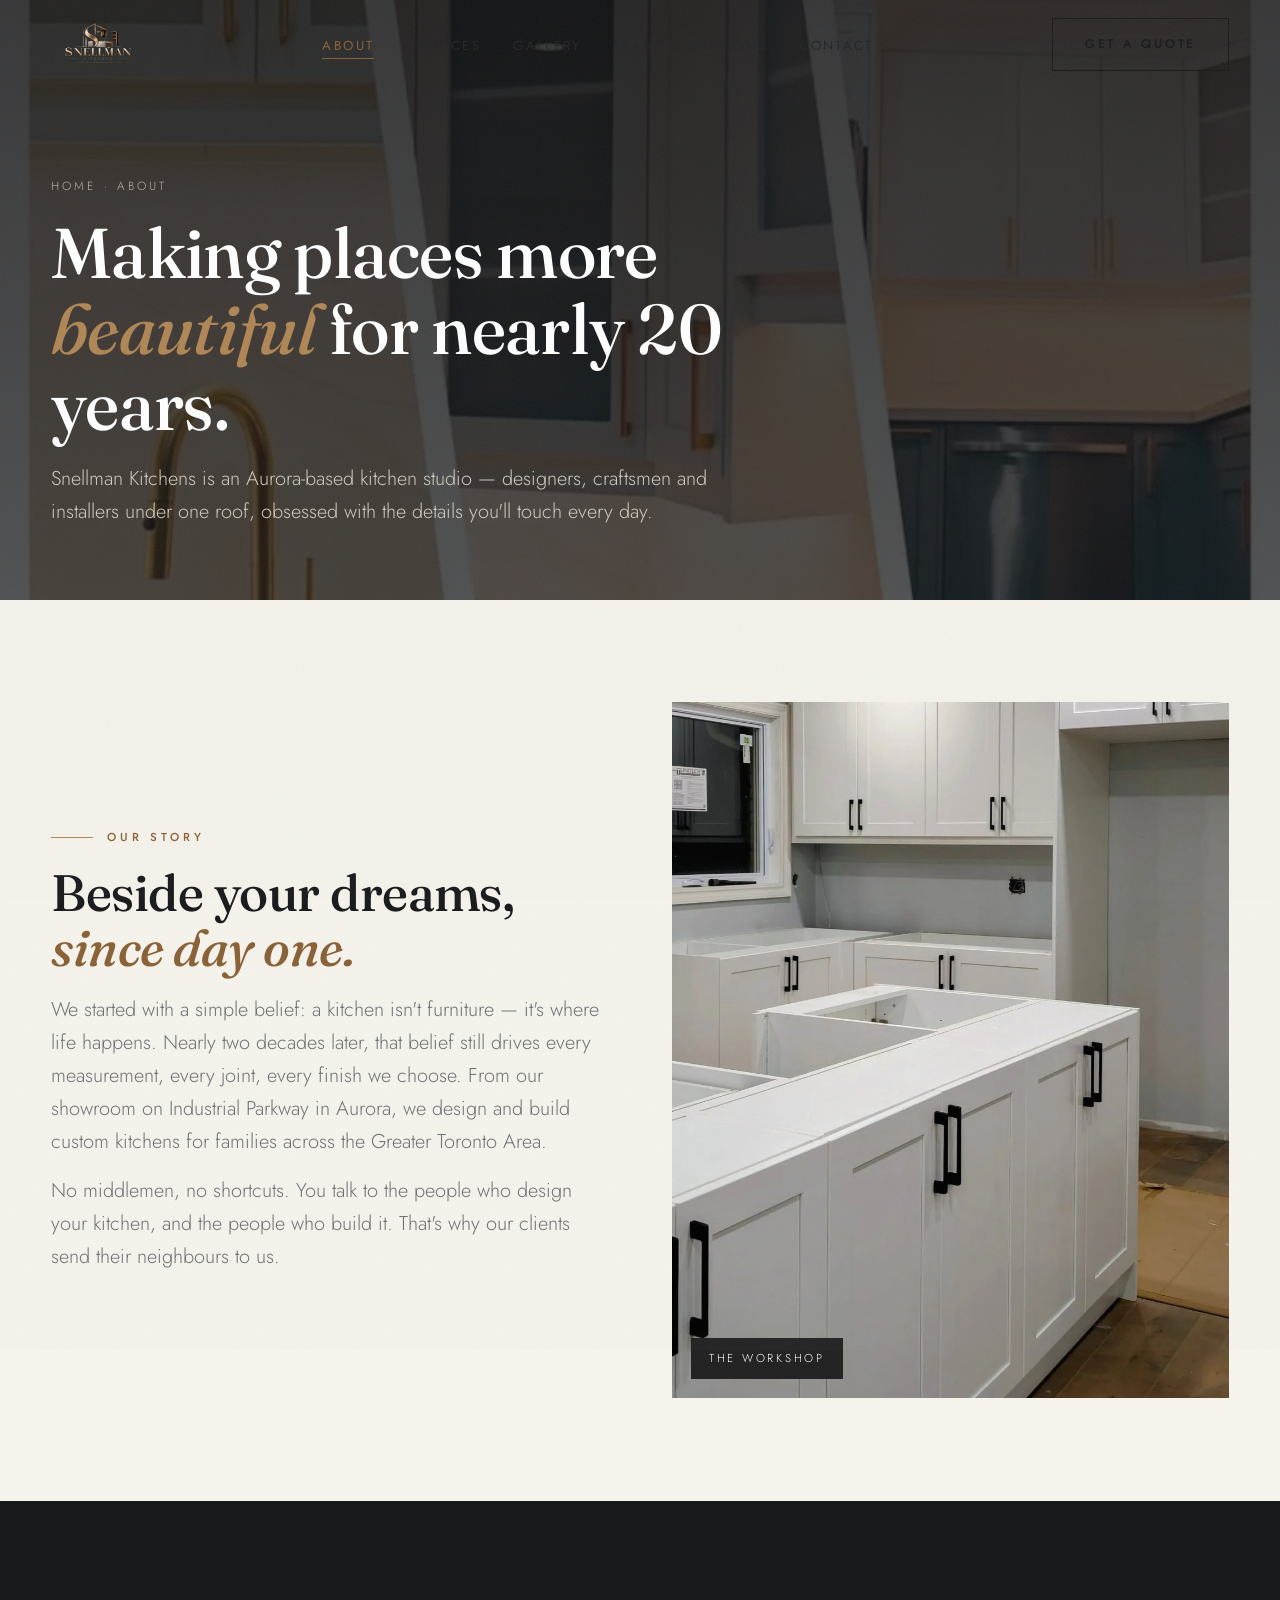
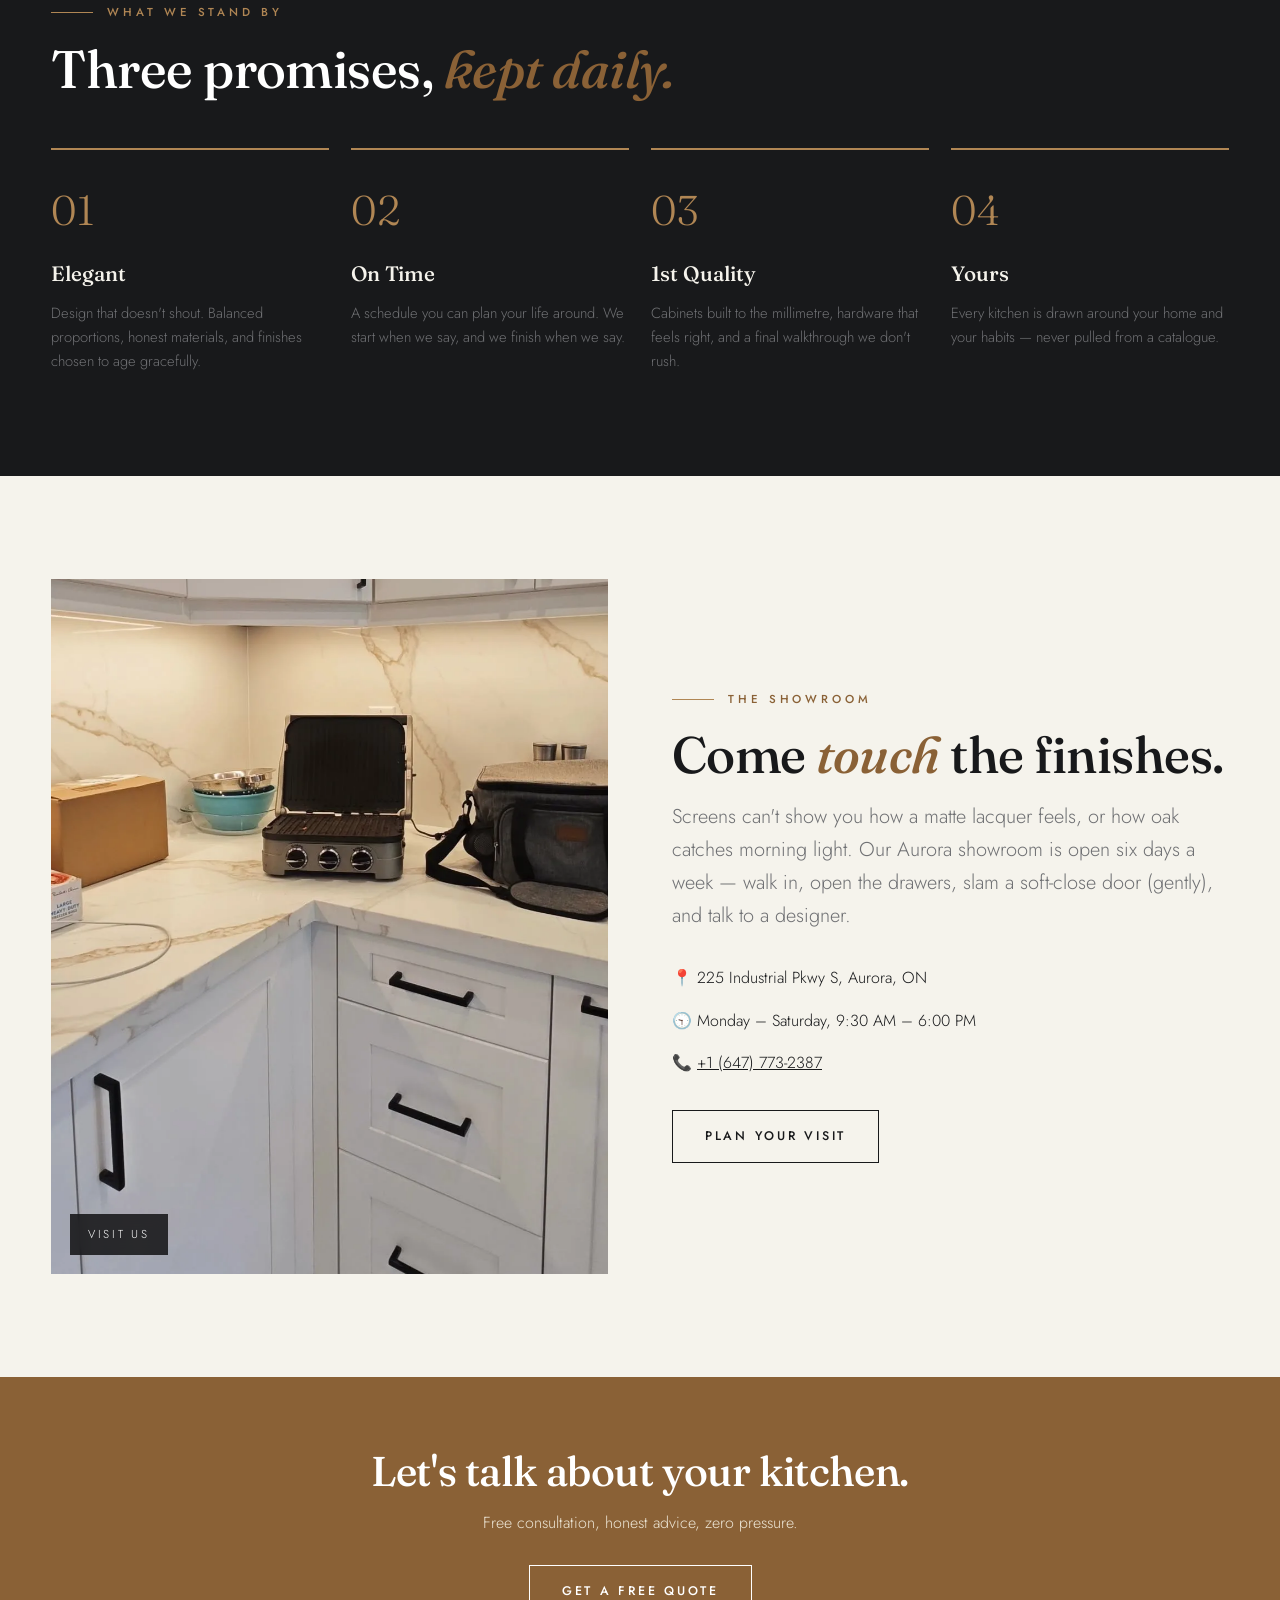
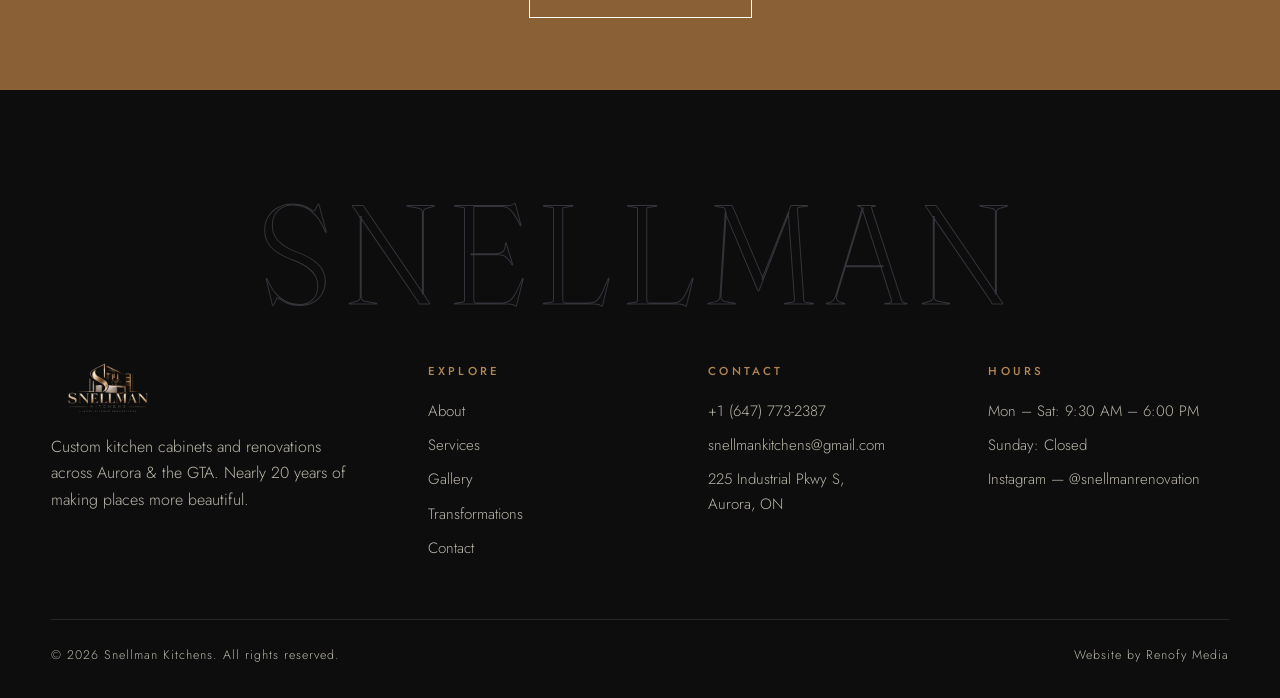
<file: about.html>
<!DOCTYPE html>
<html lang="en">
<head>
<meta charset="UTF-8">
<meta name="viewport" content="width=device-width, initial-scale=1.0">
<title>About | Snellman Kitchens — Aurora, Ontario</title>
<meta name="description" content="Nearly 20 years of custom kitchen craft. Meet Snellman Kitchens — our Aurora showroom, our workshop standards, and the team behind GTA kitchens.">
<link rel="preconnect" href="https://fonts.googleapis.com">
<link rel="preconnect" href="https://fonts.gstatic.com" crossorigin>
<link href="https://fonts.googleapis.com/css2?family=Fraunces:ital,opsz,wght@0,9..144,400;0,9..144,500;0,9..144,600;1,9..144,400;1,9..144,500&family=Jost:wght@300;400;500&display=swap" rel="stylesheet">
<link rel="icon" href="assets/img/favicon.png">
<link rel="stylesheet" href="assets/css/style7.css">
</head>
<body>
<div class="grain"></div>
<div id="cursor"></div>
<div id="wipe"></div>
<div id="loader"><img class="loader-logo" src="assets/img/logo.png" alt="Snellman Kitchens"><div class="bar"><span></span></div></div>

<nav id="nav">
  <div class="wrap nav-inner">
    <a class="brand" href="index.html" aria-label="Snellman Kitchens home"><img src="assets/img/logo.png" alt="Snellman Kitchens"></a>
    <ul class="nav-links">
      <li><a href="about.html" class="active">About</a></li>
      <li><a href="services.html">Services</a></li>
      <li><a href="gallery.html">Gallery</a></li>
      <li><a href="transformations.html">Transformations</a></li>
      <li><a href="contact.html">Contact</a></li>
    </ul>
    <a href="contact.html" class="btn nav-cta magnetic">Get a Quote</a>
    <button id="burger" aria-label="Open menu"><span></span><span></span><span></span></button>
  </div>
</nav>
<div id="mobileMenu">
  <a href="index.html">Home</a><a href="about.html">About</a><a href="services.html">Services</a>
  <a href="gallery.html">Gallery</a><a href="transformations.html">Transformations</a><a href="contact.html">Contact</a>
</div>

<header class="p-hero">
  <div class="bg" style="background-image:url('assets/img/about-hero.webp')"></div><div class="veil"></div>
  <div class="wrap">
    <p class="crumbs"><a href="index.html">Home</a> · About</p>
    <h1>Making places more <em>beautiful</em> for nearly 20 years.</h1>
    <p class="lead">Snellman Kitchens is an Aurora-based kitchen studio — designers, craftsmen and installers under one roof, obsessed with the details you'll touch every day.</p>
  </div>
</header>

<section class="sec"><div class="wrap">
  <div class="split">
    <div class="rv">
      <p class="eyebrow">Our story</p>
      <h2 style="font-size:clamp(2rem,4.4vw,3.2rem);margin-bottom:1.1rem">Beside your dreams, <em style="font-style:italic;color:var(--oak-deep)">since day one.</em></h2>
      <p class="lead">We started with a simple belief: a kitchen isn't furniture — it's where life happens. Nearly two decades later, that belief still drives every measurement, every joint, every finish we choose. From our showroom on Industrial Parkway in Aurora, we design and build custom kitchens for families across the Greater Toronto Area.</p>
      <p class="lead" style="margin-top:1rem">No middlemen, no shortcuts. You talk to the people who design your kitchen, and the people who build it. That's why our clients send their neighbours to us.</p>
    </div>
    <div class="ph rv rv-d1"><img data-plx src="assets/img/about-story.webp" alt="Snellman Kitchens craftsman at work"><span class="tag">The Workshop</span></div>
  </div>
</div></section>

<section class="band sec"><div class="wrap">
  <div class="sec-head rv"><p class="eyebrow">What we stand by</p><h2>Three promises, <em>kept daily.</em></h2></div>
  <div class="steps">
    <div class="step rv"><h4>Elegant</h4><p>Design that doesn't shout. Balanced proportions, honest materials, and finishes chosen to age gracefully.</p></div>
    <div class="step rv rv-d1"><h4>On Time</h4><p>A schedule you can plan your life around. We start when we say, and we finish when we say.</p></div>
    <div class="step rv rv-d2"><h4>1st Quality</h4><p>Cabinets built to the millimetre, hardware that feels right, and a final walkthrough we don't rush.</p></div>
    <div class="step rv rv-d3"><h4>Yours</h4><p>Every kitchen is drawn around your home and your habits — never pulled from a catalogue.</p></div>
  </div>
</div></section>

<section class="sec"><div class="wrap">
  <div class="split">
    <div class="ph rv"><img data-plx src="assets/img/about-showroom.webp" alt="Snellman Kitchens Aurora showroom"><span class="tag">Visit Us</span></div>
    <div class="rv rv-d1">
      <p class="eyebrow">The showroom</p>
      <h2 style="font-size:clamp(2rem,4.4vw,3.2rem);margin-bottom:1.1rem">Come <em style="font-style:italic;color:var(--oak-deep)">touch</em> the finishes.</h2>
      <p class="lead">Screens can't show you how a matte lacquer feels, or how oak catches morning light. Our Aurora showroom is open six days a week — walk in, open the drawers, slam a soft-close door (gently), and talk to a designer.</p>
      <ul style="list-style:none;margin:1.6rem 0">
        <li style="padding:.5rem 0">📍 225 Industrial Pkwy S, Aurora, ON</li>
        <li style="padding:.5rem 0">🕤 Monday – Saturday, 9:30 AM – 6:00 PM</li>
        <li style="padding:.5rem 0">📞 <a href="tel:+16477732387" style="text-decoration:underline">+1 (647) 773-2387</a></li>
      </ul>
      <a href="contact.html" class="btn magnetic">Plan Your Visit</a>
    </div>
  </div>
</div></section>

<div class="cta-band rv"><div class="wrap">
  <h3>Let's talk about your kitchen.</h3>
  <p>Free consultation, honest advice, zero pressure.</p>
  <a href="contact.html" class="btn magnetic">Get a Free Quote</a>
</div></div>

<footer><div class="wrap">
  <div class="giant" aria-hidden="true">SNELLMAN</div>
  <div class="foot-grid">
    <div><div class="foot-brand"><img src="assets/img/logo.png" alt="Snellman Kitchens"></div><p style="max-width:34ch">Custom kitchen cabinets and renovations across Aurora &amp; the GTA. Nearly 20 years of making places more beautiful.</p></div>
    <div><h5>Explore</h5><ul><li><a href="about.html">About</a></li><li><a href="services.html">Services</a></li><li><a href="gallery.html">Gallery</a></li><li><a href="transformations.html">Transformations</a></li><li><a href="contact.html">Contact</a></li></ul></div>
    <div><h5>Contact</h5><ul><li><a href="tel:+16477732387">+1 (647) 773-2387</a></li><li><a href="mailto:snellmankitchens@gmail.com">snellmankitchens@gmail.com</a></li><li>225 Industrial Pkwy S,<br>Aurora, ON</li></ul></div>
    <div><h5>Hours</h5><ul><li>Mon – Sat: 9:30 AM – 6:00 PM</li><li>Sunday: Closed</li><li><a href="https://www.instagram.com/snellmanrenovation/" target="_blank" rel="noopener">Instagram — @snellmanrenovation</a></li></ul></div>
  </div>
  <div class="foot-base"><span>© <span id="yr">2026</span> Snellman Kitchens. All rights reserved.</span><span>Website by Renofy Media</span></div>
</div></footer>
<script src="assets/js/main.v3.js"></script>
</body>
</html>
</file>
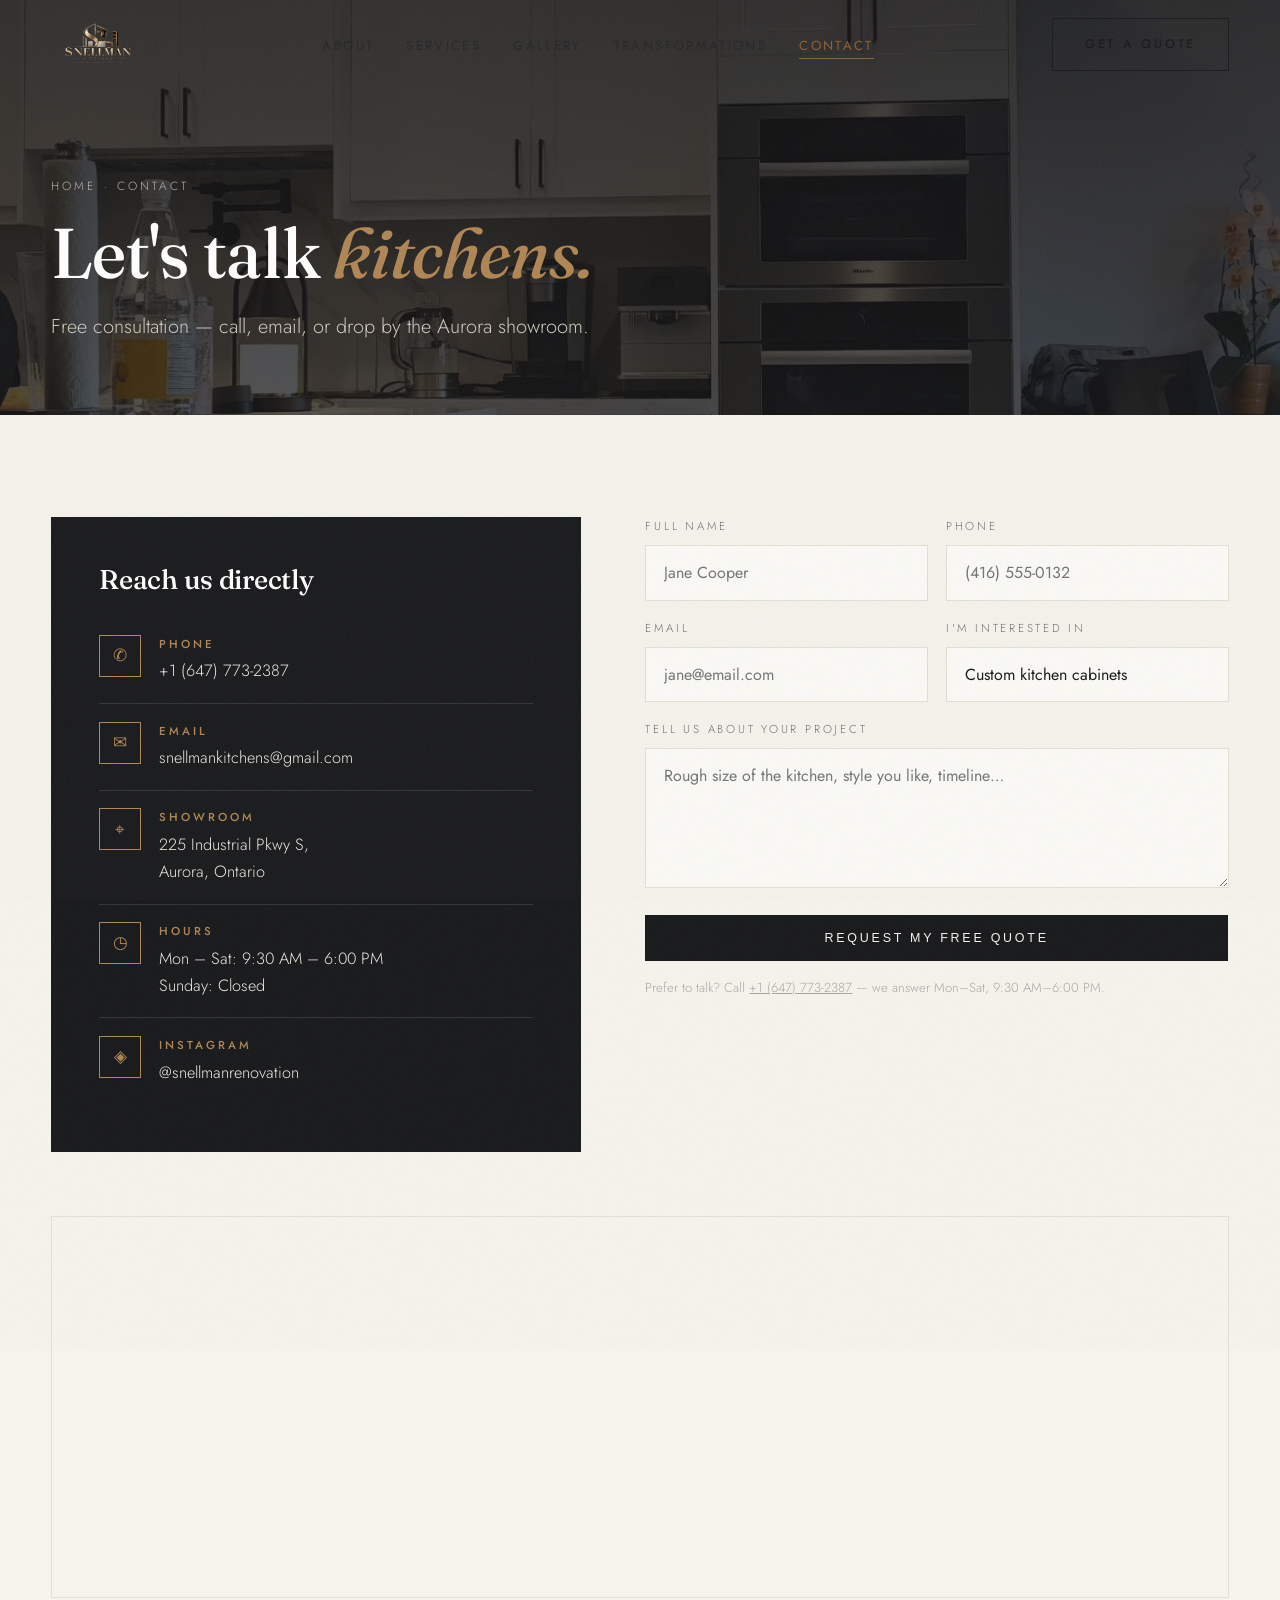
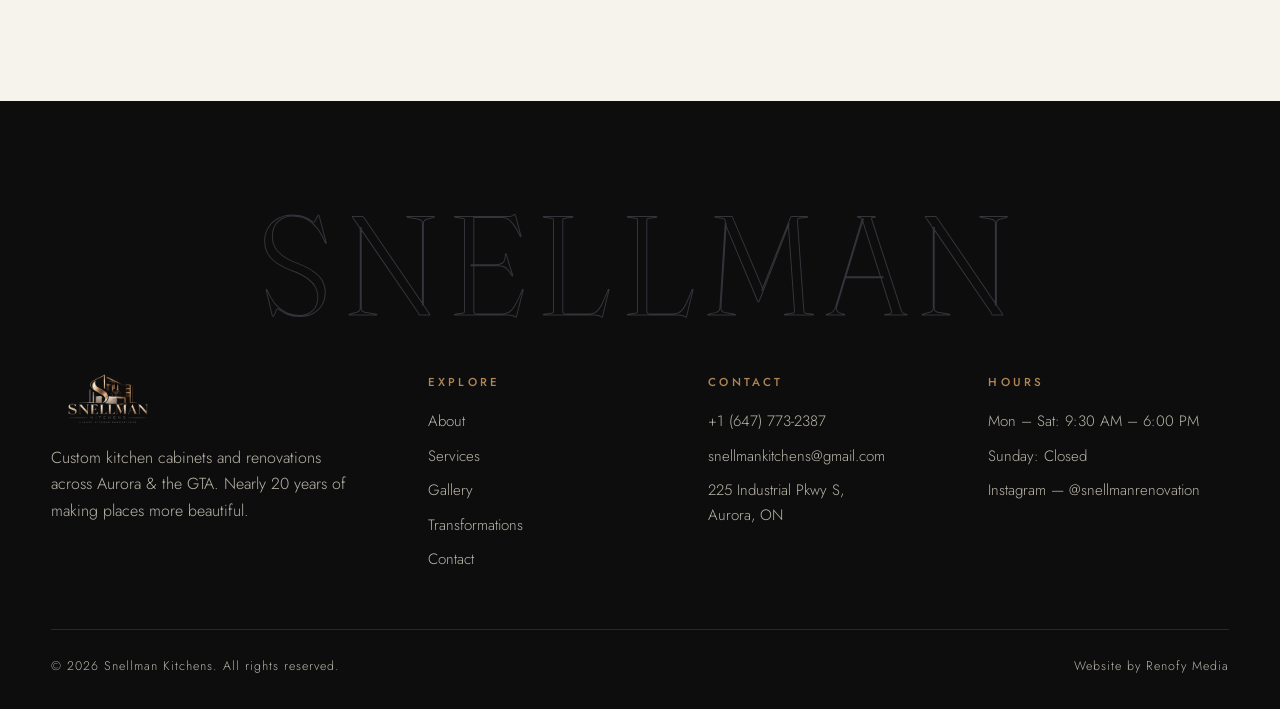
<file: contact.html>
<!DOCTYPE html>
<html lang="en">
<head>
<meta charset="UTF-8">
<meta name="viewport" content="width=device-width, initial-scale=1.0">
<title>Contact | Snellman Kitchens — Free Quote in Aurora &amp; the GTA</title>
<meta name="description" content="Get a free quote from Snellman Kitchens. Call +1 (647) 773-2387, email snellmankitchens@gmail.com, or visit our Aurora showroom Mon–Sat 9:30–6.">
<link rel="preconnect" href="https://fonts.googleapis.com">
<link rel="preconnect" href="https://fonts.gstatic.com" crossorigin>
<link href="https://fonts.googleapis.com/css2?family=Fraunces:ital,opsz,wght@0,9..144,400;0,9..144,500;0,9..144,600;1,9..144,400;1,9..144,500&family=Jost:wght@300;400;500&display=swap" rel="stylesheet">
<link rel="icon" href="assets/img/favicon.png">
<link rel="stylesheet" href="assets/css/style7.css">
</head>
<body>
<div class="grain"></div>
<div id="cursor"></div>
<div id="wipe"></div>
<div id="loader"><img class="loader-logo" src="assets/img/logo.png" alt="Snellman Kitchens"><div class="bar"><span></span></div></div>

<nav id="nav">
  <div class="wrap nav-inner">
    <a class="brand" href="index.html" aria-label="Snellman Kitchens home"><img src="assets/img/logo.png" alt="Snellman Kitchens"></a>
    <ul class="nav-links">
      <li><a href="about.html">About</a></li>
      <li><a href="services.html">Services</a></li>
      <li><a href="gallery.html">Gallery</a></li>
      <li><a href="transformations.html">Transformations</a></li>
      <li><a href="contact.html" class="active">Contact</a></li>
    </ul>
    <a href="contact.html" class="btn nav-cta magnetic">Get a Quote</a>
    <button id="burger" aria-label="Open menu"><span></span><span></span><span></span></button>
  </div>
</nav>
<div id="mobileMenu">
  <a href="index.html">Home</a><a href="about.html">About</a><a href="services.html">Services</a>
  <a href="gallery.html">Gallery</a><a href="transformations.html">Transformations</a><a href="contact.html">Contact</a>
</div>

<header class="p-hero">
  <div class="bg" style="background-image:url('assets/img/contact-hero.webp')"></div><div class="veil"></div>
  <div class="wrap">
    <p class="crumbs"><a href="index.html">Home</a> · Contact</p>
    <h1>Let's talk <em>kitchens.</em></h1>
    <p class="lead">Free consultation — call, email, or drop by the Aurora showroom.</p>
  </div>
</header>

<section class="sec"><div class="wrap">
  <div class="contact-grid">
    <div class="info-card rv">
      <h3>Reach us directly</h3>
      <div class="info-row"><div class="ic">✆</div><div><b>Phone</b><a href="tel:+16477732387">+1 (647) 773-2387</a></div></div>
      <div class="info-row"><div class="ic">✉</div><div><b>Email</b><a href="mailto:snellmankitchens@gmail.com">snellmankitchens@gmail.com</a></div></div>
      <div class="info-row"><div class="ic">⌖</div><div><b>Showroom</b><span class="v">225 Industrial Pkwy S,<br>Aurora, Ontario</span></div></div>
      <div class="info-row"><div class="ic">◷</div><div><b>Hours</b><span class="v">Mon – Sat: 9:30 AM – 6:00 PM<br>Sunday: Closed</span></div></div>
      <div class="info-row"><div class="ic">◈</div><div><b>Instagram</b><a href="https://www.instagram.com/snellmanrenovation/" target="_blank" rel="noopener">@snellmanrenovation</a></div></div>
    </div>
    <form class="quote rv rv-d1" id="quoteForm">
      <div class="frow">
        <div class="field"><label for="qname">Full name</label><input id="qname" name="name" type="text" required placeholder="Jane Cooper"></div>
        <div class="field"><label for="qphone">Phone</label><input id="qphone" name="phone" type="tel" required placeholder="(416) 555-0132"></div>
      </div>
      <div class="frow">
        <div class="field"><label for="qemail">Email</label><input id="qemail" name="email" type="email" required placeholder="jane@email.com"></div>
        <div class="field"><label for="qservice">I'm interested in</label><select id="qservice" name="service"><option>Custom kitchen cabinets</option><option>Full kitchen renovation</option><option>Design consultation</option><option>Bath vanity / sliding doors</option><option>Something else</option></select></div>
      </div>
      <div class="field"><label for="qmsg">Tell us about your project</label><textarea id="qmsg" name="message" placeholder="Rough size of the kitchen, style you like, timeline…"></textarea></div>
      <button type="submit" class="btn solid magnetic" style="width:100%;justify-content:center">Request My Free Quote</button>
      <div id="formMsg" role="status"></div>
      <p class="form-note">Prefer to talk? Call <a href="tel:+16477732387" style="text-decoration:underline">+1 (647) 773-2387</a> — we answer Mon–Sat, 9:30 AM–6:00 PM.</p>
    </form>
  </div>
  <div class="map rv">
    <iframe title="Snellman Kitchens location map" loading="lazy" referrerpolicy="no-referrer-when-downgrade"
      src="https://www.google.com/maps?q=225+Industrial+Pkwy+S,+Aurora,+ON&output=embed"></iframe>
  </div>
</div></section>

<footer><div class="wrap">
  <div class="giant" aria-hidden="true">SNELLMAN</div>
  <div class="foot-grid">
    <div><div class="foot-brand"><img src="assets/img/logo.png" alt="Snellman Kitchens"></div><p style="max-width:34ch">Custom kitchen cabinets and renovations across Aurora &amp; the GTA. Nearly 20 years of making places more beautiful.</p></div>
    <div><h5>Explore</h5><ul><li><a href="about.html">About</a></li><li><a href="services.html">Services</a></li><li><a href="gallery.html">Gallery</a></li><li><a href="transformations.html">Transformations</a></li><li><a href="contact.html">Contact</a></li></ul></div>
    <div><h5>Contact</h5><ul><li><a href="tel:+16477732387">+1 (647) 773-2387</a></li><li><a href="mailto:snellmankitchens@gmail.com">snellmankitchens@gmail.com</a></li><li>225 Industrial Pkwy S,<br>Aurora, ON</li></ul></div>
    <div><h5>Hours</h5><ul><li>Mon – Sat: 9:30 AM – 6:00 PM</li><li>Sunday: Closed</li><li><a href="https://www.instagram.com/snellmanrenovation/" target="_blank" rel="noopener">Instagram — @snellmanrenovation</a></li></ul></div>
  </div>
  <div class="foot-base"><span>© <span id="yr">2026</span> Snellman Kitchens. All rights reserved.</span><span>Website by Renofy Media</span></div>
</div></footer>
<script src="assets/js/main.v3.js"></script>
</body>
</html>
</file>
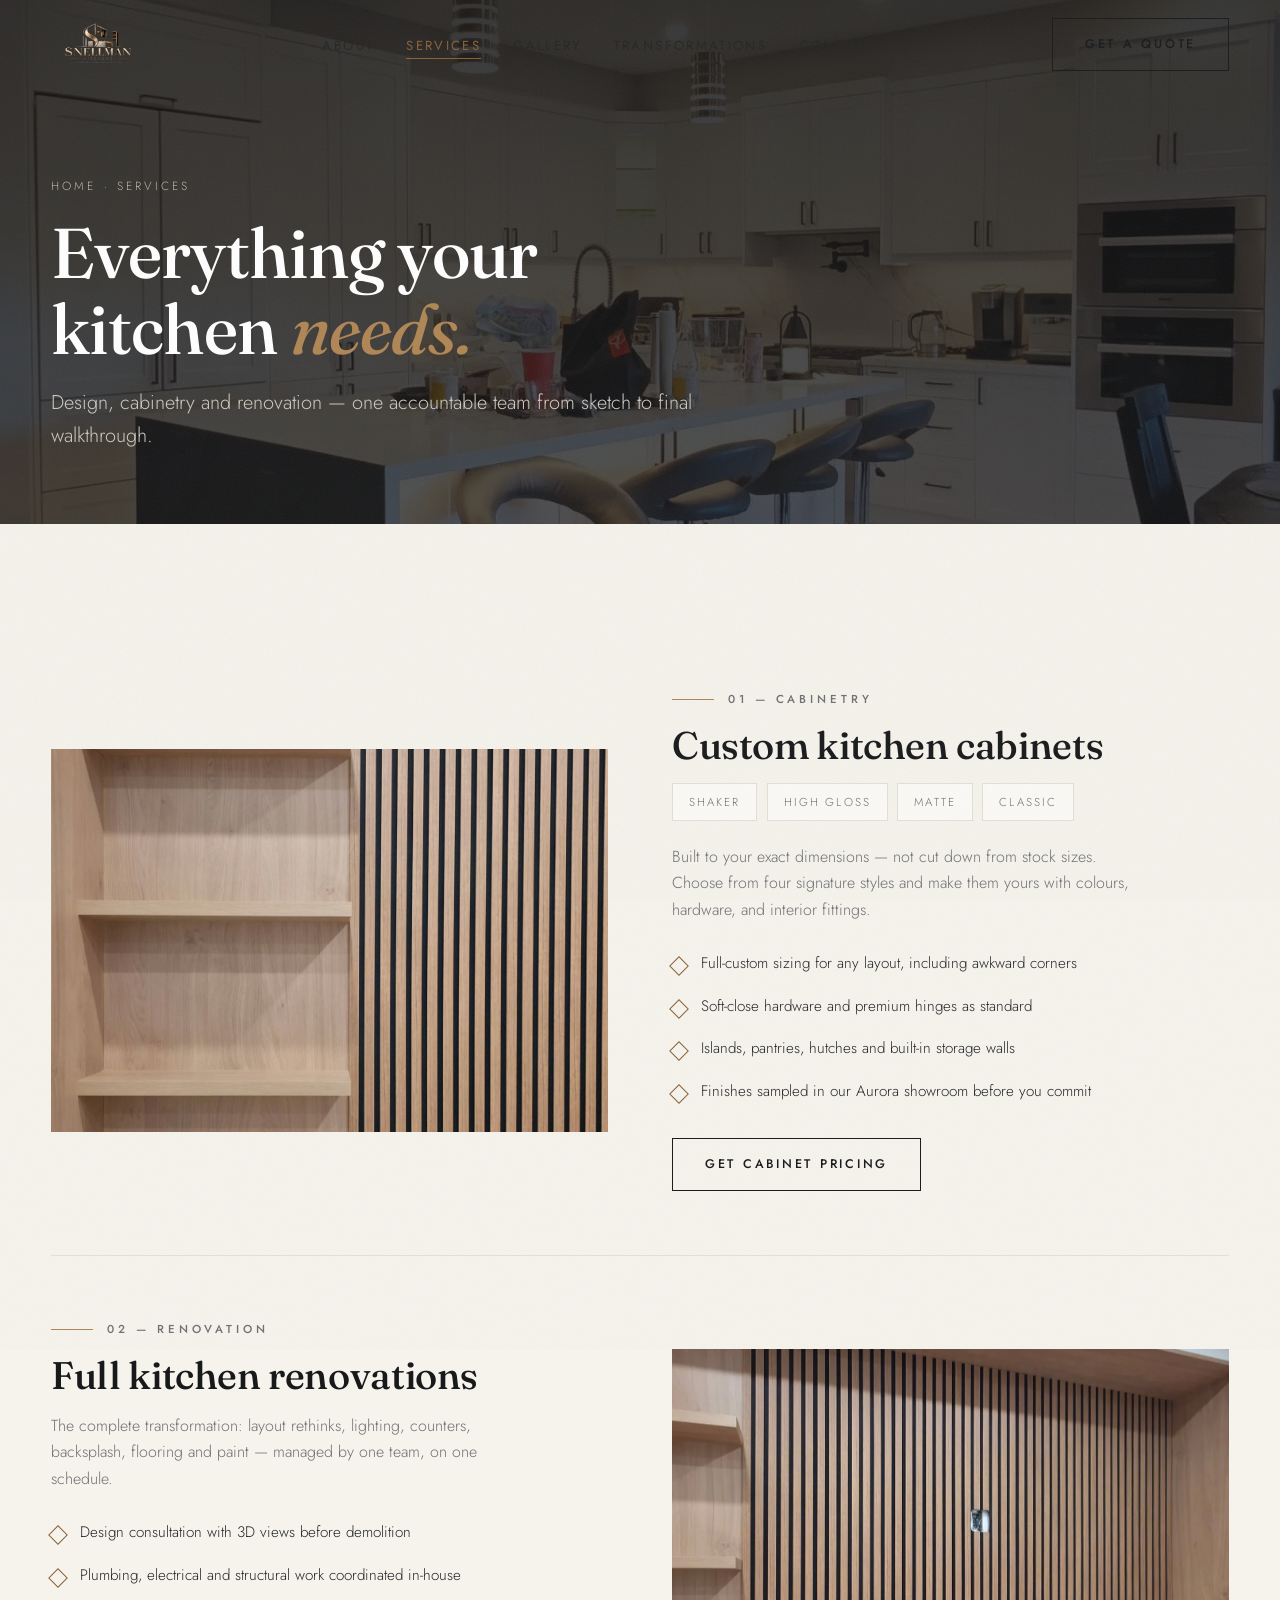
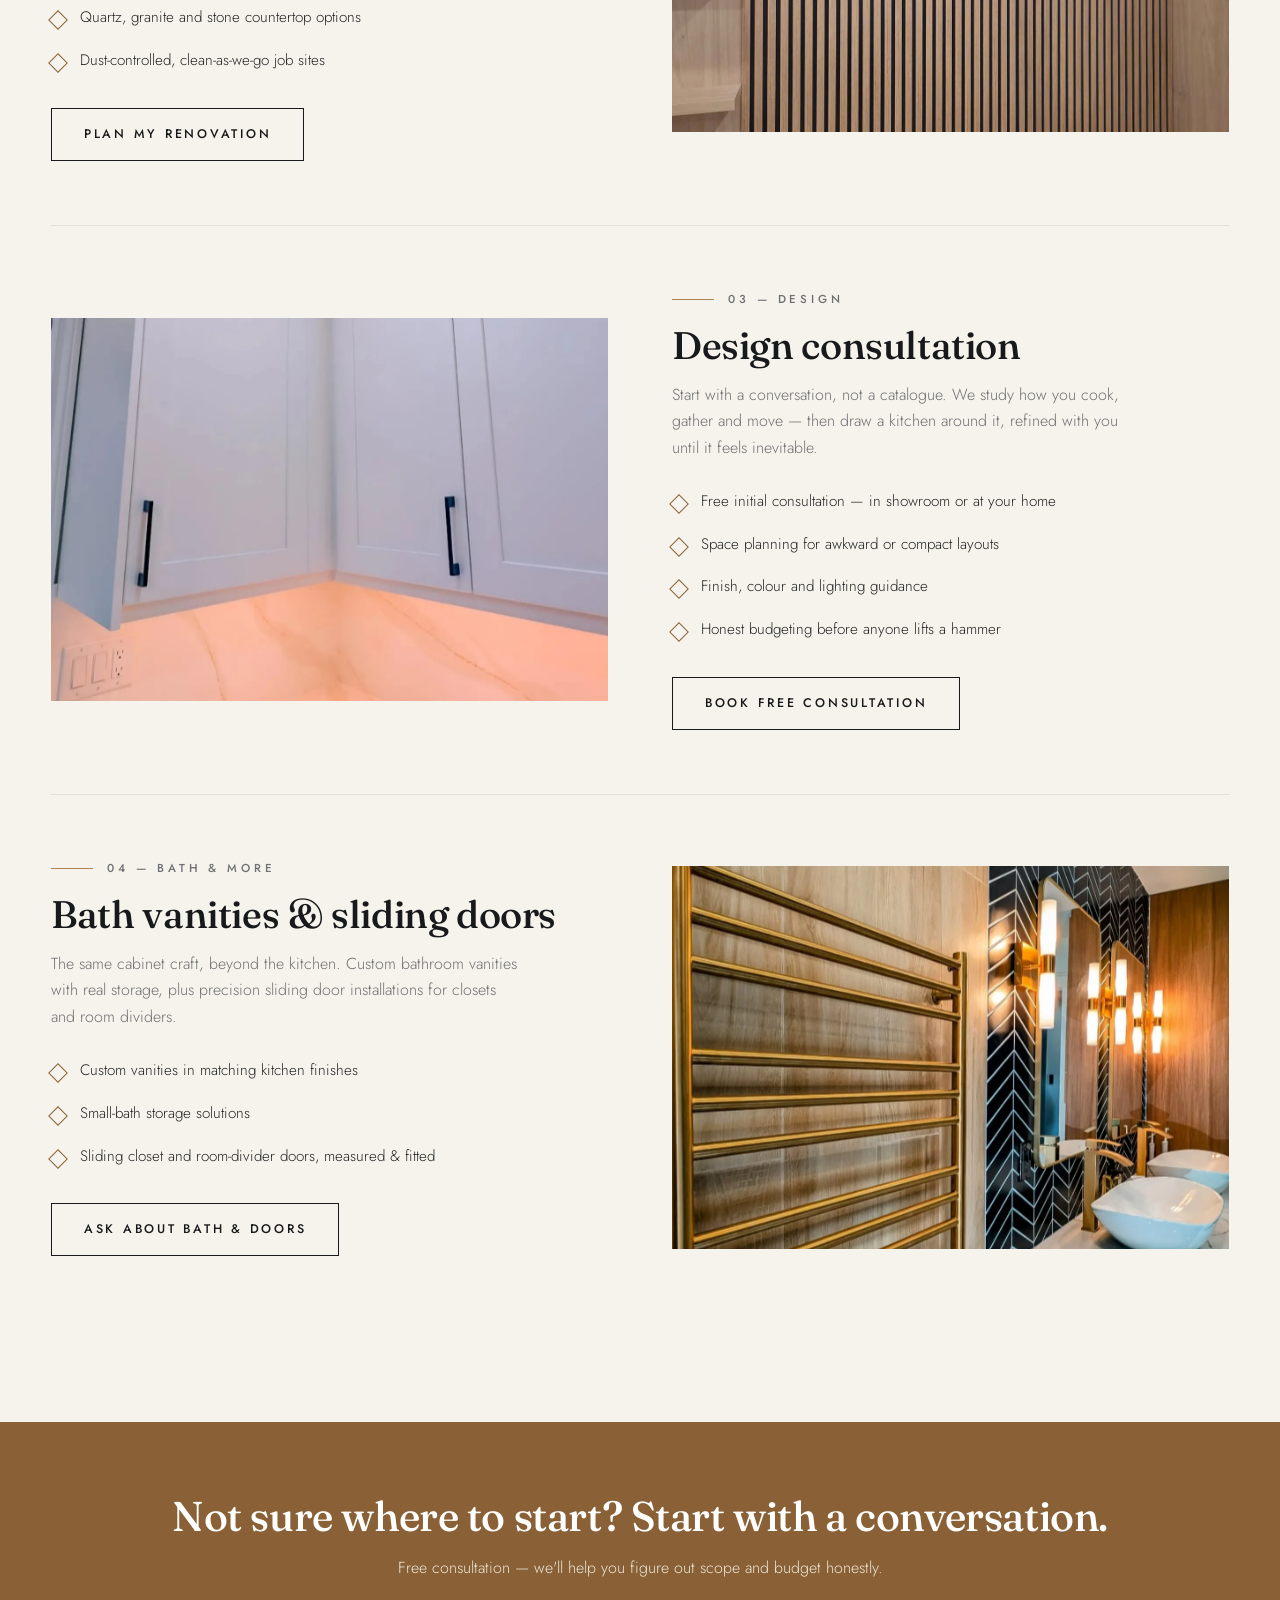
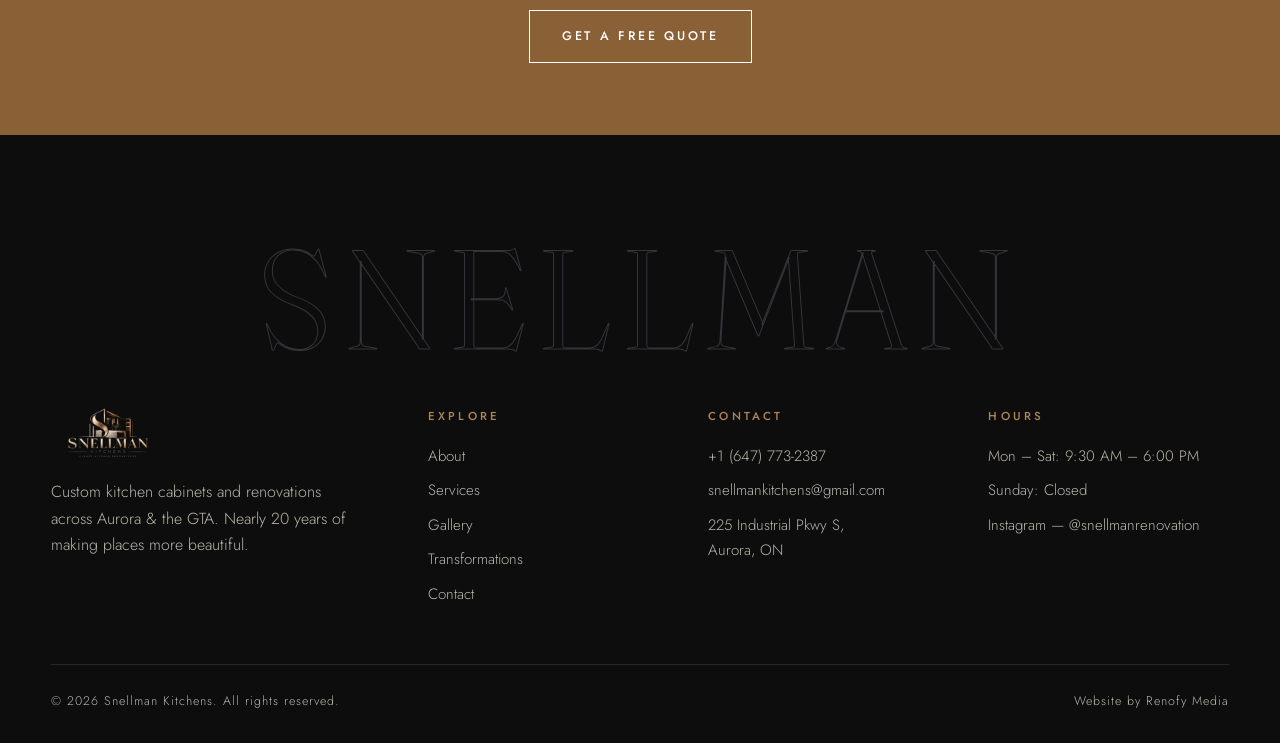
<file: services.html>
<!DOCTYPE html>
<html lang="en">
<head>
<meta charset="UTF-8">
<meta name="viewport" content="width=device-width, initial-scale=1.0">
<title>Services | Snellman Kitchens — Custom Cabinets &amp; Renovation</title>
<meta name="description" content="Custom kitchen cabinets (shaker, high gloss, matte, classic), full kitchen renovations, bath vanities and sliding door installation across Aurora & the GTA.">
<link rel="preconnect" href="https://fonts.googleapis.com">
<link rel="preconnect" href="https://fonts.gstatic.com" crossorigin>
<link href="https://fonts.googleapis.com/css2?family=Fraunces:ital,opsz,wght@0,9..144,400;0,9..144,500;0,9..144,600;1,9..144,400;1,9..144,500&family=Jost:wght@300;400;500&display=swap" rel="stylesheet">
<link rel="icon" href="assets/img/favicon.png">
<link rel="stylesheet" href="assets/css/style7.css">
</head>
<body>
<div class="grain"></div>
<div id="cursor"></div>
<div id="wipe"></div>
<div id="loader"><img class="loader-logo" src="assets/img/logo.png" alt="Snellman Kitchens"><div class="bar"><span></span></div></div>

<nav id="nav">
  <div class="wrap nav-inner">
    <a class="brand" href="index.html" aria-label="Snellman Kitchens home"><img src="assets/img/logo.png" alt="Snellman Kitchens"></a>
    <ul class="nav-links">
      <li><a href="about.html">About</a></li>
      <li><a href="services.html" class="active">Services</a></li>
      <li><a href="gallery.html">Gallery</a></li>
      <li><a href="transformations.html">Transformations</a></li>
      <li><a href="contact.html">Contact</a></li>
    </ul>
    <a href="contact.html" class="btn nav-cta magnetic">Get a Quote</a>
    <button id="burger" aria-label="Open menu"><span></span><span></span><span></span></button>
  </div>
</nav>
<div id="mobileMenu">
  <a href="index.html">Home</a><a href="about.html">About</a><a href="services.html">Services</a>
  <a href="gallery.html">Gallery</a><a href="transformations.html">Transformations</a><a href="contact.html">Contact</a>
</div>

<header class="p-hero">
  <div class="bg" style="background-image:url('assets/img/services-hero.webp')"></div><div class="veil"></div>
  <div class="wrap">
    <p class="crumbs"><a href="index.html">Home</a> · Services</p>
    <h1>Everything your kitchen <em>needs.</em></h1>
    <p class="lead">Design, cabinetry and renovation — one accountable team from sketch to final walkthrough.</p>
  </div>
</header>

<section class="sec"><div class="wrap">

  <div class="feat rv" id="cabinets">
    <div class="ph"><img data-plx src="assets/img/svc-cabinets.webp" alt="Custom shaker kitchen cabinets" loading="lazy"></div>
    <div>
      <p class="eyebrow">01 — Cabinetry</p>
      <h3>Custom kitchen cabinets</h3>
      <div class="chiprow"><span class="chip">Shaker</span><span class="chip">High Gloss</span><span class="chip">Matte</span><span class="chip">Classic</span></div>
      <p>Built to your exact dimensions — not cut down from stock sizes. Choose from four signature styles and make them yours with colours, hardware, and interior fittings.</p>
      <ul>
        <li>Full-custom sizing for any layout, including awkward corners</li>
        <li>Soft-close hardware and premium hinges as standard</li>
        <li>Islands, pantries, hutches and built-in storage walls</li>
        <li>Finishes sampled in our Aurora showroom before you commit</li>
      </ul>
      <a href="contact.html" class="btn magnetic">Get Cabinet Pricing</a>
    </div>
  </div>

  <div class="feat flip rv" id="renovation">
    <div class="ph"><img data-plx src="assets/img/svc-reno.webp" alt="Full kitchen renovation" loading="lazy"></div>
    <div>
      <p class="eyebrow">02 — Renovation</p>
      <h3>Full kitchen renovations</h3>
      <p>The complete transformation: layout rethinks, lighting, counters, backsplash, flooring and paint — managed by one team, on one schedule.</p>
      <ul>
        <li>Design consultation with 3D views before demolition</li>
        <li>Plumbing, electrical and structural work coordinated in-house</li>
        <li>Quartz, granite and stone countertop options</li>
        <li>Dust-controlled, clean-as-we-go job sites</li>
      </ul>
      <a href="contact.html" class="btn magnetic">Plan My Renovation</a>
    </div>
  </div>

  <div class="feat rv" id="design">
    <div class="ph"><img data-plx src="assets/img/svc-design.webp" alt="Kitchen design consultation" loading="lazy"></div>
    <div>
      <p class="eyebrow">03 — Design</p>
      <h3>Design consultation</h3>
      <p>Start with a conversation, not a catalogue. We study how you cook, gather and move — then draw a kitchen around it, refined with you until it feels inevitable.</p>
      <ul>
        <li>Free initial consultation — in showroom or at your home</li>
        <li>Space planning for awkward or compact layouts</li>
        <li>Finish, colour and lighting guidance</li>
        <li>Honest budgeting before anyone lifts a hammer</li>
      </ul>
      <a href="contact.html" class="btn magnetic">Book Free Consultation</a>
    </div>
  </div>

  <div class="feat flip rv" id="bath">
    <div class="ph"><img data-plx src="assets/img/svc-bath.webp" alt="Bathroom vanity and sliding doors" loading="lazy"></div>
    <div>
      <p class="eyebrow">04 — Bath &amp; More</p>
      <h3>Bath vanities &amp; sliding doors</h3>
      <p>The same cabinet craft, beyond the kitchen. Custom bathroom vanities with real storage, plus precision sliding door installations for closets and room dividers.</p>
      <ul>
        <li>Custom vanities in matching kitchen finishes</li>
        <li>Small-bath storage solutions</li>
        <li>Sliding closet and room-divider doors, measured &amp; fitted</li>
      </ul>
      <a href="contact.html" class="btn magnetic">Ask About Bath &amp; Doors</a>
    </div>
  </div>

</div></section>

<div class="cta-band rv"><div class="wrap">
  <h3>Not sure where to start? Start with a conversation.</h3>
  <p>Free consultation — we'll help you figure out scope and budget honestly.</p>
  <a href="contact.html" class="btn magnetic">Get a Free Quote</a>
</div></div>

<footer><div class="wrap">
  <div class="giant" aria-hidden="true">SNELLMAN</div>
  <div class="foot-grid">
    <div><div class="foot-brand"><img src="assets/img/logo.png" alt="Snellman Kitchens"></div><p style="max-width:34ch">Custom kitchen cabinets and renovations across Aurora &amp; the GTA. Nearly 20 years of making places more beautiful.</p></div>
    <div><h5>Explore</h5><ul><li><a href="about.html">About</a></li><li><a href="services.html">Services</a></li><li><a href="gallery.html">Gallery</a></li><li><a href="transformations.html">Transformations</a></li><li><a href="contact.html">Contact</a></li></ul></div>
    <div><h5>Contact</h5><ul><li><a href="tel:+16477732387">+1 (647) 773-2387</a></li><li><a href="mailto:snellmankitchens@gmail.com">snellmankitchens@gmail.com</a></li><li>225 Industrial Pkwy S,<br>Aurora, ON</li></ul></div>
    <div><h5>Hours</h5><ul><li>Mon – Sat: 9:30 AM – 6:00 PM</li><li>Sunday: Closed</li><li><a href="https://www.instagram.com/snellmanrenovation/" target="_blank" rel="noopener">Instagram — @snellmanrenovation</a></li></ul></div>
  </div>
  <div class="foot-base"><span>© <span id="yr">2026</span> Snellman Kitchens. All rights reserved.</span><span>Website by Renofy Media</span></div>
</div></footer>
<script src="assets/js/main.v3.js"></script>
</body>
</html>
</file>
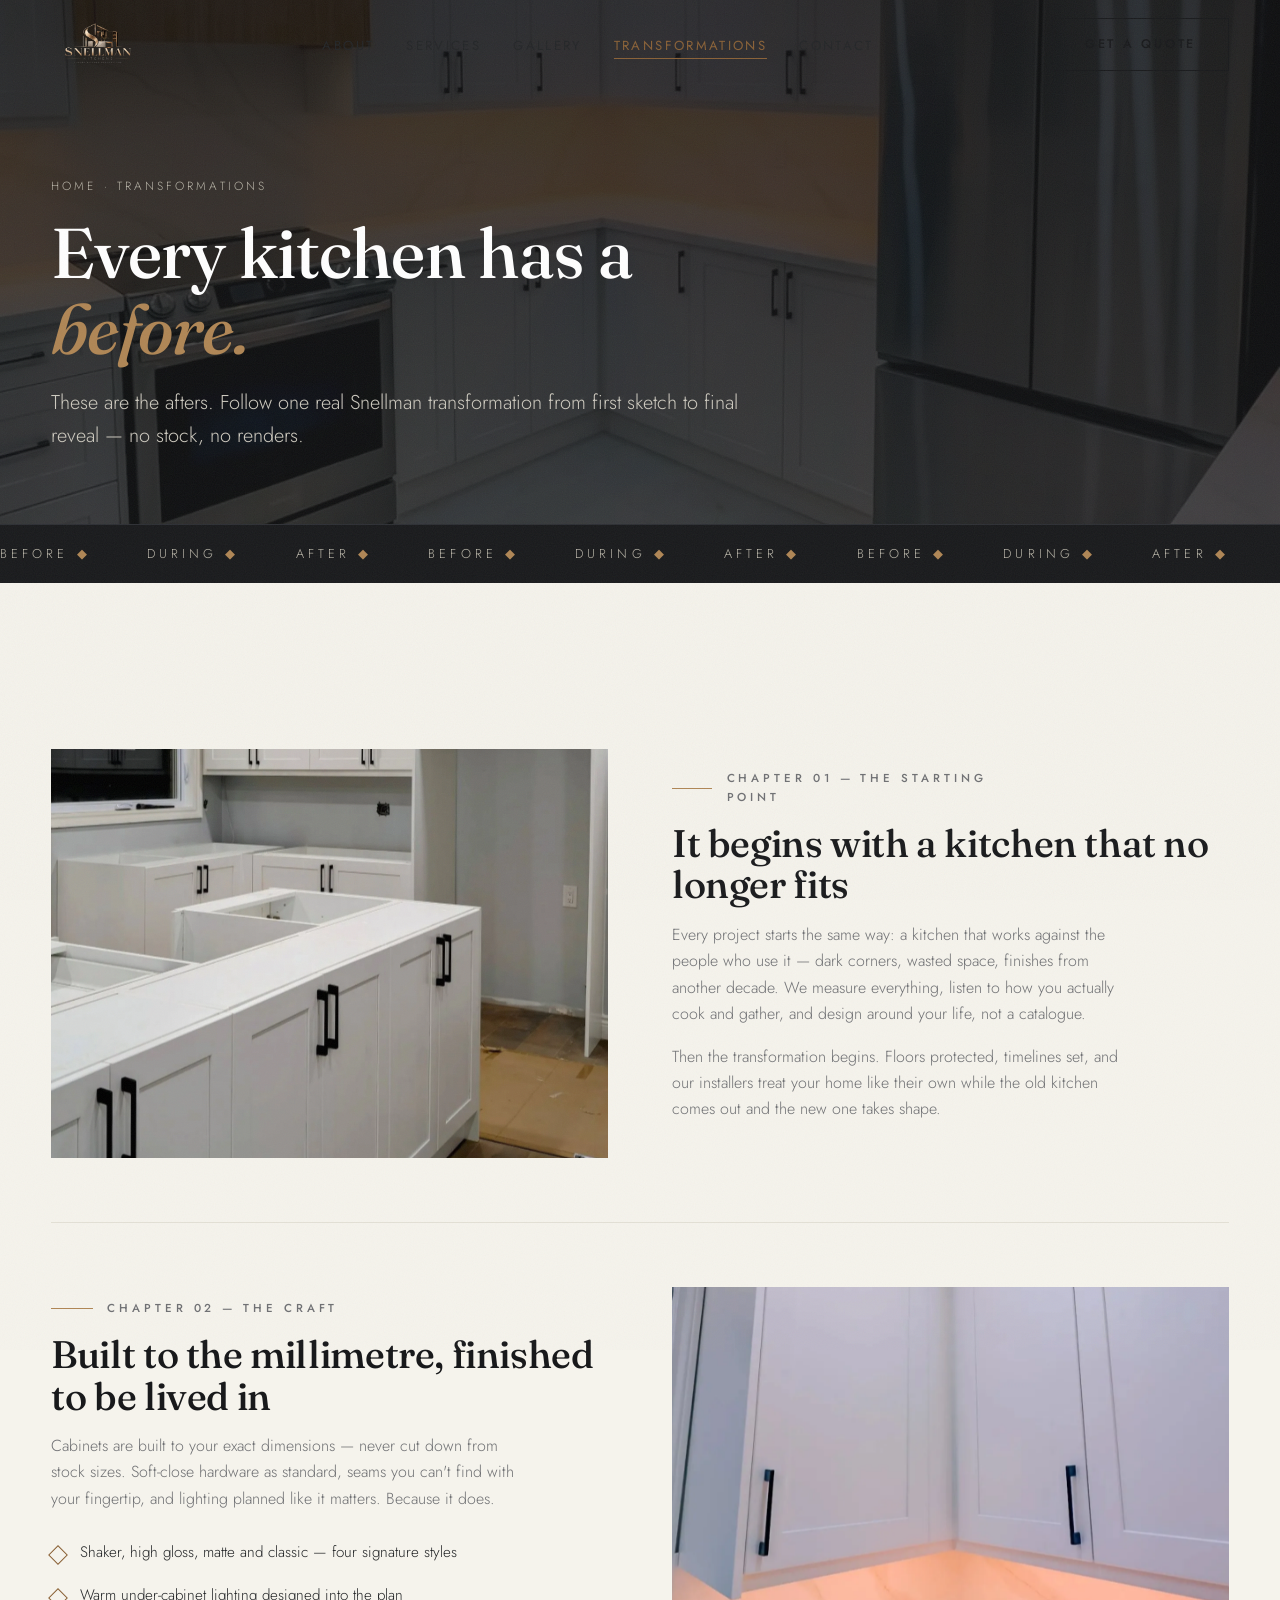
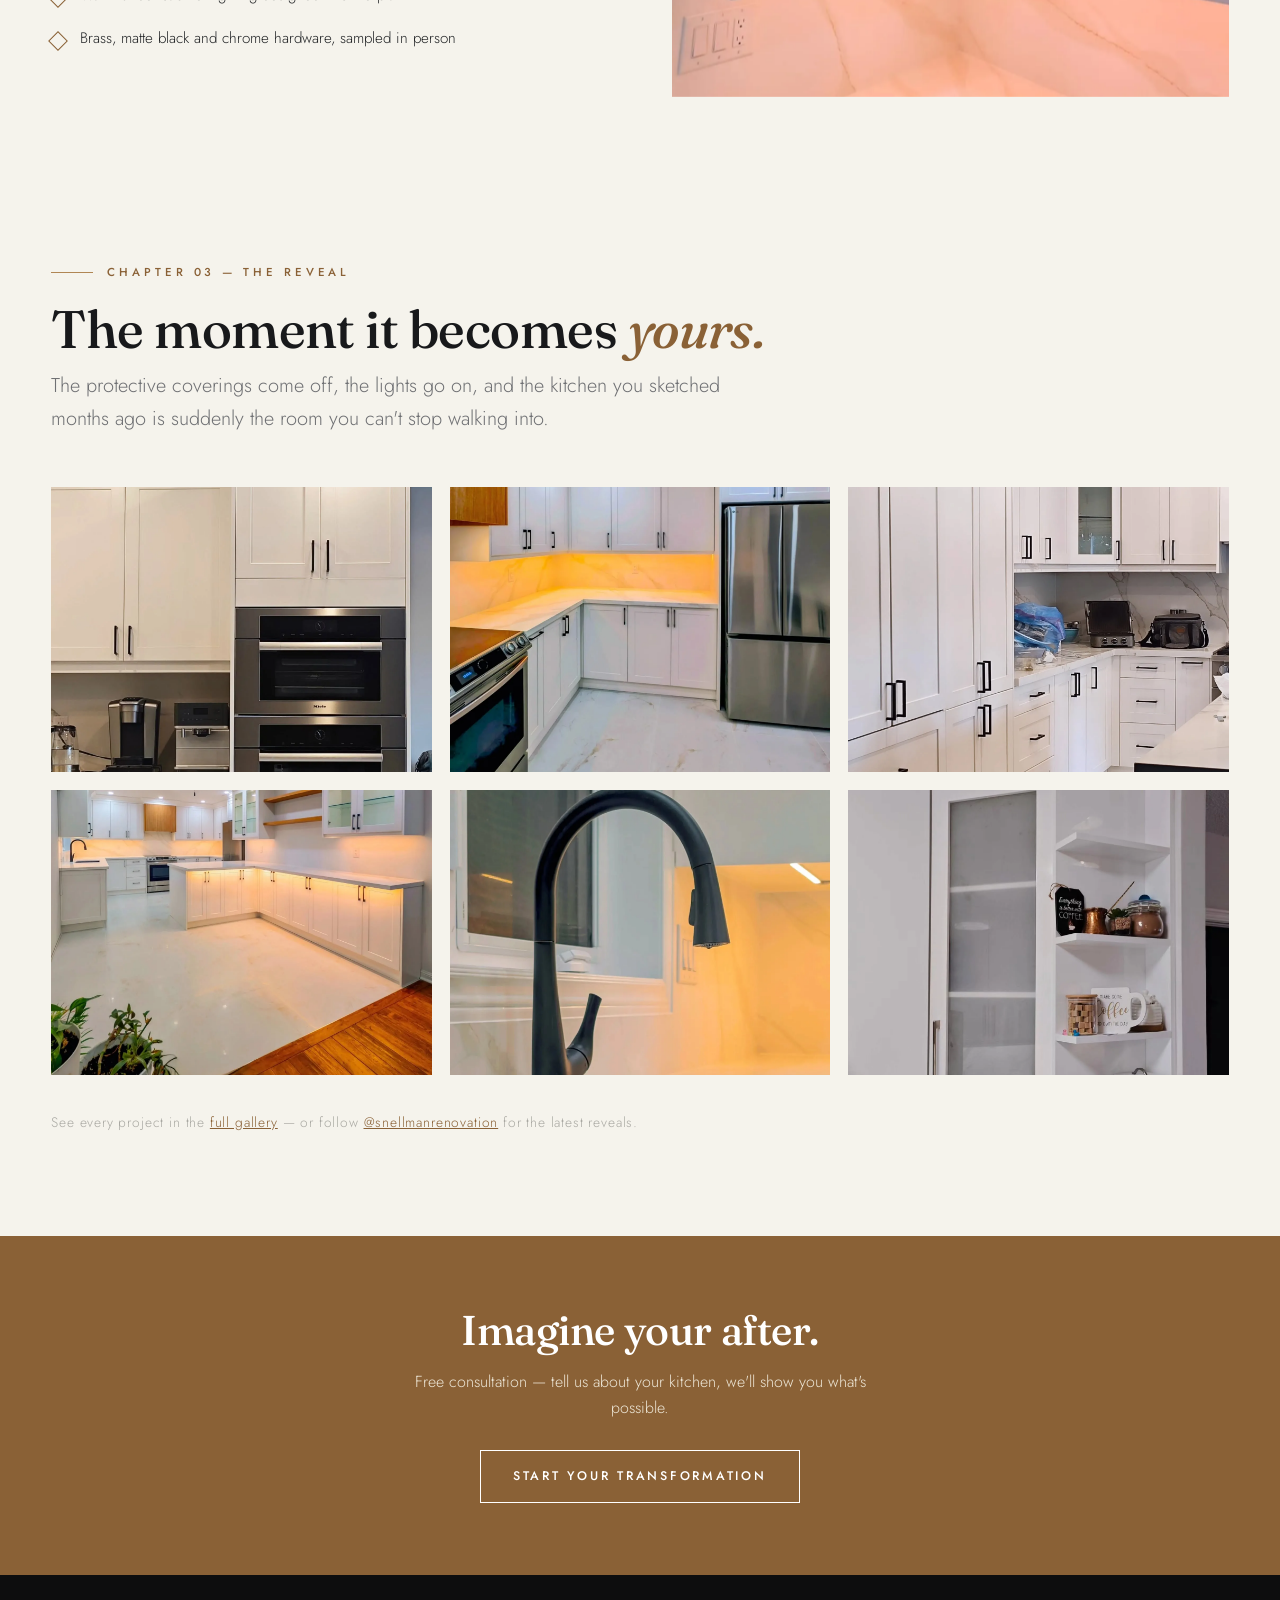
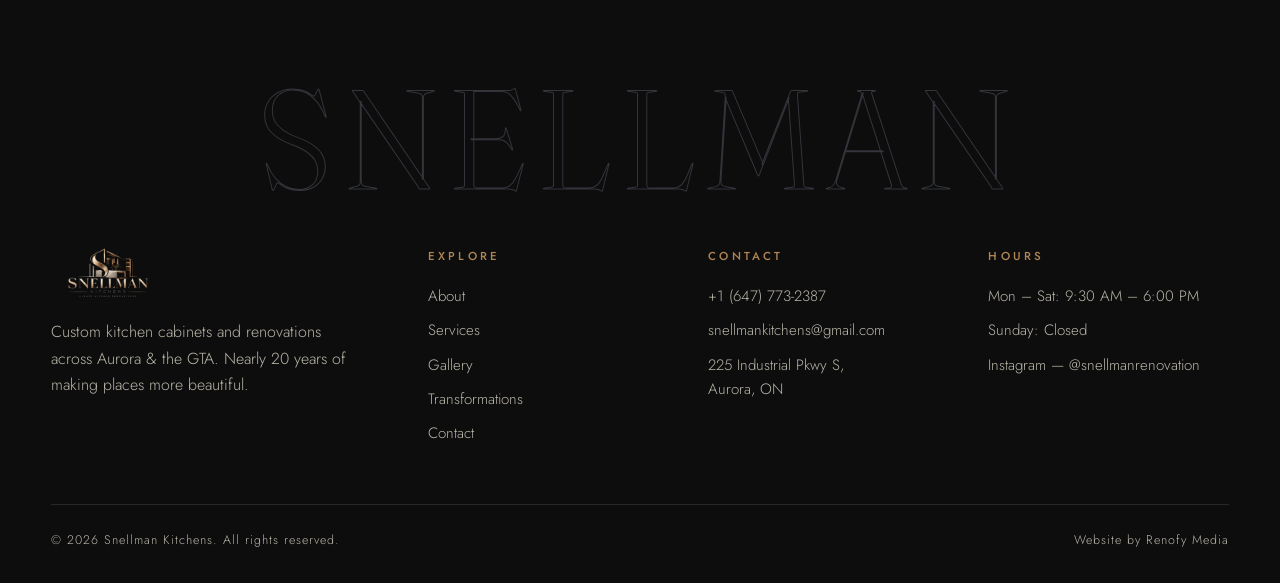
<file: transformations.html>
<!DOCTYPE html>
<html lang="en">
<head>
<meta charset="UTF-8">
<meta name="viewport" content="width=device-width, initial-scale=1.0">
<title>Transformations | Snellman Kitchens — Before &amp; After Kitchen Stories</title>
<meta name="description" content="Every Snellman kitchen has a before. Follow a real transformation from first sketch to final reveal — Aurora & the GTA.">
<link rel="preconnect" href="https://fonts.googleapis.com">
<link rel="preconnect" href="https://fonts.gstatic.com" crossorigin>
<link href="https://fonts.googleapis.com/css2?family=Fraunces:ital,opsz,wght@0,9..144,400;0,9..144,500;0,9..144,600;1,9..144,400;1,9..144,500&family=Jost:wght@300;400;500&display=swap" rel="stylesheet">
<link rel="icon" href="assets/img/favicon.png">
<link rel="stylesheet" href="assets/css/style7.css">
</head>
<body>
<div class="grain"></div>
<div id="cursor"></div>
<div id="wipe"></div>
<div id="loader"><img class="loader-logo" src="assets/img/logo.png" alt="Snellman Kitchens"><div class="bar"><span></span></div></div>

<nav id="nav">
  <div class="wrap nav-inner">
    <a class="brand" href="index.html" aria-label="Snellman Kitchens home"><img src="assets/img/logo.png" alt="Snellman Kitchens"></a>
    <ul class="nav-links">
      <li><a href="about.html">About</a></li>
      <li><a href="services.html">Services</a></li>
      <li><a href="gallery.html">Gallery</a></li>
      <li><a href="transformations.html" class="active">Transformations</a></li>
      <li><a href="contact.html">Contact</a></li>
    </ul>
    <a href="contact.html" class="btn nav-cta magnetic">Get a Quote</a>
    <button id="burger" aria-label="Open menu"><span></span><span></span><span></span></button>
  </div>
</nav>
<div id="mobileMenu">
  <a href="index.html">Home</a><a href="about.html">About</a><a href="services.html">Services</a>
  <a href="gallery.html">Gallery</a><a href="transformations.html">Transformations</a><a href="contact.html">Contact</a>
</div>

<header class="p-hero">
  <div class="bg" style="background-image:url('assets/img/g4.webp')"></div><div class="veil"></div>
  <div class="wrap">
    <p class="crumbs"><a href="index.html">Home</a> · Transformations</p>
    <h1>Every kitchen has a <em>before.</em></h1>
    <p class="lead">These are the afters. Follow one real Snellman transformation from first sketch to final reveal — no stock, no renders.</p>
  </div>
</header>

<div class="marquee" aria-hidden="true"><div class="track">
  <span>Before <i>◆</i></span><span>During <i>◆</i></span><span>After <i>◆</i></span><span>Before <i>◆</i></span><span>During <i>◆</i></span><span>After <i>◆</i></span><span>Before <i>◆</i></span><span>During <i>◆</i></span><span>After <i>◆</i></span>
</div></div>

<section class="sec"><div class="wrap">
  <div class="feat rv">
    <div class="ph"><img data-plx src="assets/img/about-story.webp" alt="Snellman kitchen mid-installation with protective coverings" loading="lazy"><span class="tag">Mid-transformation · Aurora</span></div>
    <div>
      <p class="eyebrow">Chapter 01 — The Starting Point</p>
      <h3>It begins with a kitchen that no longer fits</h3>
      <p>Every project starts the same way: a kitchen that works against the people who use it — dark corners, wasted space, finishes from another decade. We measure everything, listen to how you actually cook and gather, and design around your life, not a catalogue.</p>
      <p>Then the transformation begins. Floors protected, timelines set, and our installers treat your home like their own while the old kitchen comes out and the new one takes shape.</p>
    </div>
  </div>

  <div class="feat flip rv">
    <div class="ph"><img data-plx src="assets/img/svc-design.webp" alt="Shaker cabinet corner with warm under-cabinet lighting" loading="lazy"><span class="tag">The details decide</span></div>
    <div>
      <p class="eyebrow">Chapter 02 — The Craft</p>
      <h3>Built to the millimetre, finished to be lived in</h3>
      <p>Cabinets are built to your exact dimensions — never cut down from stock sizes. Soft-close hardware as standard, seams you can't find with your fingertip, and lighting planned like it matters. Because it does.</p>
      <ul>
        <li>Shaker, high gloss, matte and classic — four signature styles</li>
        <li>Warm under-cabinet lighting designed into the plan</li>
        <li>Brass, matte black and chrome hardware, sampled in person</li>
      </ul>
    </div>
  </div>
</div></section>

<section class="sec" style="padding-top:0"><div class="wrap">
  <div class="sec-head rv"><p class="eyebrow">Chapter 03 — The Reveal</p><h2>The moment it becomes <em>yours.</em></h2>
  <p class="lead">The protective coverings come off, the lights go on, and the kitchen you sketched months ago is suddenly the room you can't stop walking into.</p></div>
  <div class="g-grid">
    <div class="g-item rv" data-cat="all" data-cap="Double wall ovens and coffee bar"><img src="assets/img/g1.webp" alt="Double wall ovens and coffee bar" loading="lazy"><div class="cap">The entertainer's wall</div></div>
    <div class="g-item rv rv-d1" data-cat="all" data-cap="Wood range hood kitchen"><img src="assets/img/g7.webp" alt="White kitchen with wood hood and marble-look counters" loading="lazy"><div class="cap">Warmth, built in</div></div>
    <div class="g-item rv rv-d2" data-cat="all" data-cap="Island seating kitchen"><img src="assets/img/g8.webp" alt="White kitchen with island seating" loading="lazy"><div class="cap">Room to gather</div></div>
    <div class="g-item rv" data-cat="all" data-cap="Island kitchen with glass fronts"><img src="assets/img/g12.webp" alt="White kitchen with island and glass-front cabinets" loading="lazy"><div class="cap">Light, everywhere</div></div>
    <div class="g-item rv rv-d1" data-cat="all" data-cap="Matte black faucet detail"><img src="assets/img/g5.webp" alt="Matte black kitchen faucet close-up" loading="lazy"><div class="cap">Jewellery for the kitchen</div></div>
    <div class="g-item rv rv-d2" data-cat="all" data-cap="Glass-front display cabinets"><img src="assets/img/g6.webp" alt="Glass-front display cabinet close-up" loading="lazy"><div class="cap">Made to be seen</div></div>
  </div>
  <p class="rv" style="margin-top:2.2rem;color:var(--soft);font-size:.86rem;letter-spacing:.06em">See every project in the <a href="gallery.html" style="text-decoration:underline;color:var(--oak-deep)">full gallery</a> — or follow <a href="https://www.instagram.com/snellmanrenovation/" target="_blank" rel="noopener" style="text-decoration:underline;color:var(--oak-deep)">@snellmanrenovation</a> for the latest reveals.</p>
</div></section>

<div class="cta-band rv"><div class="wrap">
  <h3>Imagine your after.</h3>
  <p>Free consultation — tell us about your kitchen, we'll show you what's possible.</p>
  <a href="contact.html" class="btn magnetic">Start Your Transformation</a>
</div></div>

<footer><div class="wrap">
  <div class="giant" aria-hidden="true">SNELLMAN</div>
  <div class="foot-grid">
    <div><div class="foot-brand"><img src="assets/img/logo.png" alt="Snellman Kitchens"></div><p style="max-width:34ch">Custom kitchen cabinets and renovations across Aurora &amp; the GTA. Nearly 20 years of making places more beautiful.</p></div>
    <div><h5>Explore</h5><ul><li><a href="about.html">About</a></li><li><a href="services.html">Services</a></li><li><a href="gallery.html">Gallery</a></li><li><a href="transformations.html">Transformations</a></li><li><a href="contact.html">Contact</a></li></ul></div>
    <div><h5>Contact</h5><ul><li><a href="tel:+16477732387">+1 (647) 773-2387</a></li><li><a href="mailto:snellmankitchens@gmail.com">snellmankitchens@gmail.com</a></li><li>225 Industrial Pkwy S,<br>Aurora, ON</li></ul></div>
    <div><h5>Hours</h5><ul><li>Mon – Sat: 9:30 AM – 6:00 PM</li><li>Sunday: Closed</li><li><a href="https://www.instagram.com/snellmanrenovation/" target="_blank" rel="noopener">Instagram — @snellmanrenovation</a></li></ul></div>
  </div>
  <div class="foot-base"><span>© <span id="yr">2026</span> Snellman Kitchens. All rights reserved.</span><span>Website by Renofy Media</span></div>
</div></footer>
<script src="assets/js/main.v3.js"></script>
</body>
</html>
</file>
<file: assets/css/style7.css>
/* Snellman Kitchens — modern transitional · grey/white/wood/black */
:root{
  --ivory:#F5F3EC; --paper:#FBFAF6; --ink:#18191B; --charcoal:#232527;
  --grey:#6F7073; --soft:#A9A8A2; --line:#E3E0D5; --line-dark:#33353A;
  --oak:#B08654; --oak-deep:#8A6136; --black:#0D0D0E;
  --serif:'Fraunces',Georgia,serif; --sans:'Jost',Helvetica,Arial,sans-serif;
  --ease:cubic-bezier(.22,.8,.24,1);
}
*{margin:0;padding:0;box-sizing:border-box}
html{scroll-behavior:smooth}
body{font-family:var(--sans);background:var(--ivory);color:var(--ink);line-height:1.65;font-weight:300;overflow-x:hidden;-webkit-font-smoothing:antialiased}
body.locked{overflow:hidden}
::selection{background:var(--oak);color:#fff}
img{max-width:100%;display:block}
a{color:inherit;text-decoration:none}
.wrap{width:min(1240px,92vw);margin:0 auto}
h1,h2,h3,.serif{font-family:var(--serif);font-weight:500;line-height:1.08;letter-spacing:-.01em}
.eyebrow{font-size:.72rem;letter-spacing:.34em;text-transform:uppercase;color:var(--oak-deep);font-weight:500;margin-bottom:1.1rem}
.lead{font-size:clamp(1.02rem,1.6vw,1.25rem);color:var(--grey);max-width:60ch}
.sec{padding:clamp(4.5rem,8vw,7.5rem) 0}
.sec-head{max-width:760px;margin-bottom:clamp(2.2rem,4vw,3.4rem)}
.sec-head h2{font-size:clamp(2rem,4.4vw,3.3rem);margin-bottom:.8rem}
.sec-head h2 em{font-style:italic;color:var(--oak-deep)}

.brand img{height:46px;width:auto;display:block}
.loader-logo{height:72px;width:auto;max-width:80vw}
.foot-brand img{height:56px;width:auto;max-width:100%}
@media(max-width:820px){.brand img{height:38px}.loader-logo{height:56px}}

/* ---------- texture / cursor / overlays ---------- */
.grain{position:fixed;inset:0;z-index:120;pointer-events:none;opacity:.05;
  background-image:url("data:image/svg+xml,%3Csvg xmlns='http://www.w3.org/2000/svg' width='140' height='140'%3E%3Cfilter id='n'%3E%3CfeTurbulence type='fractalNoise' baseFrequency='.9' numOctaves='2'/%3E%3C/filter%3E%3Crect width='140' height='140' filter='url(%23n)' opacity='.6'/%3E%3C/svg%3E")}
#cursor{position:fixed;top:0;left:0;width:14px;height:14px;border-radius:50%;background:var(--oak);z-index:200;pointer-events:none;mix-blend-mode:multiply;transform:translate(-50%,-50%);transition:width .3s var(--ease),height .3s var(--ease),background .3s,opacity .3s;opacity:0}
#cursor.on{opacity:1}
#cursor.view{width:84px;height:84px;background:rgba(176,134,84,.92);mix-blend-mode:normal}
#cursor.view::after{content:'VIEW';position:absolute;inset:0;display:flex;align-items:center;justify-content:center;color:#fff;font-size:.68rem;letter-spacing:.28em;font-weight:500}
@media(hover:none){#cursor{display:none}}
#loader{position:fixed;inset:0;background:var(--ink);z-index:300;display:flex;flex-direction:column;gap:1.4rem;align-items:center;justify-content:center;transition:opacity .7s var(--ease),visibility .7s}
#loader.done{opacity:0;visibility:hidden}
#loader .mark{color:var(--ivory);font-family:var(--serif);font-size:clamp(1.8rem,4vw,2.6rem);letter-spacing:.24em}
#loader .mark small{display:block;font-family:var(--sans);font-size:.66rem;letter-spacing:.5em;color:var(--oak);margin-top:.6rem;text-align:center}
#loader .bar{width:min(320px,60vw);height:2px;background:#33353a;overflow:hidden}
#loader .bar span{display:block;height:100%;width:0;background:var(--oak);transition:width .3s}
#wipe{position:fixed;inset:0;background:var(--oak-deep);z-index:250;transform:scaleY(0);transform-origin:top;pointer-events:none}
#wipe.run{animation:wipe 1.1s var(--ease)}
@keyframes wipe{0%{transform:scaleY(0);transform-origin:top}45%{transform:scaleY(1);transform-origin:top}55%{transform:scaleY(1);transform-origin:bottom}100%{transform:scaleY(0);transform-origin:bottom}}

/* ---------- nav ---------- */
#nav{position:fixed;top:0;left:0;right:0;z-index:100;transition:transform .5s var(--ease),background .4s,box-shadow .4s;padding:1.15rem 0}
#nav .nav-inner{display:flex;align-items:center;justify-content:space-between;gap:1.5rem}
#nav.scrolled{background:rgba(245,243,236,.94);backdrop-filter:blur(12px);box-shadow:0 1px 0 var(--line)}
#nav.hidden{transform:translateY(-110%)}
.brand{font-family:var(--serif);font-size:1.35rem;letter-spacing:.22em;color:var(--ink);display:flex;align-items:center;gap:.6rem}
.brand b{font-weight:600}
.brand small{font-family:var(--sans);font-size:.58rem;letter-spacing:.44em;color:var(--oak-deep);font-weight:500}
.brand .rule{width:34px;height:2px;background:var(--oak)}
.nav-links{display:flex;gap:2rem;list-style:none}
.nav-links a{font-size:.82rem;letter-spacing:.18em;text-transform:uppercase;font-weight:400;position:relative;padding:.3rem 0;color:var(--charcoal)}
.nav-links a::after{content:'';position:absolute;left:0;bottom:0;width:0;height:1px;background:var(--oak-deep);transition:width .35s var(--ease)}
.nav-links a:hover::after,.nav-links a.active::after{width:100%}
.nav-links a.active{color:var(--oak-deep)}
.btn{display:inline-flex;align-items:center;gap:.7rem;padding:.95rem 2rem;border:1px solid var(--ink);font-size:.78rem;letter-spacing:.22em;text-transform:uppercase;font-weight:500;color:var(--ink);background:transparent;cursor:pointer;transition:all .35s var(--ease);position:relative;overflow:hidden}
.btn.solid{background:var(--ink);color:var(--ivory)}
.btn.oak{background:var(--oak);border-color:var(--oak);color:#fff}
.btn:hover{background:var(--oak-deep);border-color:var(--oak-deep);color:#fff;transform:translateY(-2px)}
.btn.magnetic{will-change:transform}
#burger{display:none;background:none;border:0;cursor:pointer;flex-direction:column;gap:6px;padding:.5rem}
#burger span{width:26px;height:2px;background:var(--ink);transition:.35s var(--ease)}
#mobileMenu{position:fixed;inset:0;background:var(--ink);z-index:99;display:flex;flex-direction:column;align-items:center;justify-content:center;gap:1.2rem;opacity:0;visibility:hidden;transition:.45s var(--ease)}
#mobileMenu.open{opacity:1;visibility:visible}
#mobileMenu a{color:var(--ivory);font-family:var(--serif);font-size:2rem}
#mobileMenu a:hover{color:var(--oak)}

/* ---------- hero ---------- */
.hero{position:relative;min-height:100svh;display:flex;flex-direction:column;justify-content:flex-end;align-items:stretch;overflow:hidden;background:var(--ink);color:var(--ivory)}
.hero-bg{position:absolute;inset:-8% 0;background-size:cover;background-position:center;will-change:transform;transform:scale(1.06)}
.hero-veil{position:absolute;inset:0;background:linear-gradient(100deg,rgba(13,13,14,.74) 0%,rgba(13,13,14,.42) 42%,rgba(13,13,14,.10) 72%),linear-gradient(180deg,rgba(13,13,14,.38) 0%,rgba(13,13,14,.10) 42%,rgba(13,13,14,.80) 100%)}
.hero h1{text-shadow:0 2px 26px rgba(0,0,0,.45)}
.hero .lead{text-shadow:0 1px 14px rgba(0,0,0,.5)}
.hero-content{position:relative;z-index:2;padding:9rem 0 3.2rem;width:min(1240px,92vw);margin:0 auto}
.hero .eyebrow{color:var(--oak)}
.hero h1{font-size:clamp(2.9rem,7.4vw,6rem);color:#fff;max-width:14ch}
.hero h1 em{font-style:italic;color:var(--oak)}
.hero h1 .line{display:block;overflow:hidden}
.hero h1 .line>span{display:inline-block;transform:translateY(110%);animation:riseUp 1.1s var(--ease) forwards}
.hero h1 .line:nth-child(2)>span{animation-delay:.14s}
@keyframes riseUp{to{transform:translateY(0)}}
.hero .lead{color:#D8D5CB;margin:1.4rem 0 2.2rem}
.hero-ctas{display:flex;gap:1rem;flex-wrap:wrap}
.hero-ctas .btn{border-color:rgba(255,255,255,.5);color:#fff}
.hero-ctas .btn.solid{background:#fff;border-color:#fff;color:var(--ink)}
.hero-ctas .btn:hover{background:var(--oak);border-color:var(--oak);color:#fff}
.hero-foot{position:relative;z-index:2;border-top:1px solid rgba(255,255,255,.16);padding:1.3rem 0;margin-top:3rem}
.hero-foot .wrap{display:flex;justify-content:space-between;align-items:center;gap:1rem}
.stars{color:var(--oak);letter-spacing:.2em;margin-right:.7rem}
.hero-foot{color:#CFCBC0;font-size:.86rem;letter-spacing:.12em;text-transform:uppercase}
.scroll-hint{display:flex;align-items:center;gap:.7rem}
.scroll-hint::after{content:'';width:44px;height:1px;background:var(--oak);animation:hint 2s var(--ease) infinite}
@keyframes hint{0%,100%{transform:scaleX(.4);transform-origin:left}50%{transform:scaleX(1);transform-origin:left}}

/* ---------- marquee ---------- */
.marquee{background:var(--ink);color:var(--ivory);overflow:hidden;padding:1.15rem 0;border-top:1px solid #2c2e33}
.marquee .track{display:flex;gap:3.5rem;width:max-content;animation:slide 30s linear infinite;font-size:.8rem;letter-spacing:.32em;text-transform:uppercase;color:#B9B5A8}
.marquee .track i{color:var(--oak);font-style:normal}
@keyframes slide{to{transform:translateX(-50%)}}

/* ---------- intro split ---------- */
.split{display:grid;grid-template-columns:1fr 1fr;gap:clamp(2rem,5vw,4.5rem);align-items:center}
.split .ph{position:relative;overflow:hidden}
.split .ph img{width:100%;height:100%;object-fit:cover;aspect-ratio:4/5;transition:transform 1.2s var(--ease)}
.split .ph:hover img{transform:scale(1.045)}
.split .ph .tag{position:absolute;left:1.2rem;bottom:1.2rem;background:rgba(13,13,14,.82);color:#fff;font-size:.72rem;letter-spacing:.24em;text-transform:uppercase;padding:.7rem 1.1rem;backdrop-filter:blur(6px)}
.stats{display:grid;grid-template-columns:repeat(4,1fr);gap:1px;background:var(--line);border:1px solid var(--line);margin-top:clamp(3rem,6vw,5rem)}
.stat{background:var(--paper);padding:2.2rem 1.4rem;text-align:center}
.stat .num{font-family:var(--serif);font-size:clamp(2rem,3.6vw,3rem);color:var(--ink)}
.stat .num sup{color:var(--oak-deep);font-size:.6em}
.stat p{font-size:.74rem;letter-spacing:.2em;text-transform:uppercase;color:var(--grey);margin-top:.5rem}

/* ---------- services cards ---------- */
.svc-grid{display:grid;grid-template-columns:repeat(3,1fr);gap:1.4rem}
.svc{position:relative;overflow:hidden;background:var(--charcoal);color:#fff;min-height:480px;display:flex;align-items:flex-end;cursor:pointer}
.svc .bg{position:absolute;inset:0;background-size:cover;background-position:center;transition:transform 1.1s var(--ease),filter .8s}
.svc::after{content:'';position:absolute;inset:0;background:linear-gradient(180deg,rgba(13,13,14,.05) 30%,rgba(13,13,14,.88) 100%)}
.svc:hover .bg{transform:scale(1.06)}
.svc .tx{position:relative;z-index:2;padding:2.2rem}
.svc .n{font-size:.72rem;letter-spacing:.3em;color:var(--oak);margin-bottom:.8rem}
.svc h3{font-size:1.7rem;margin-bottom:.7rem;color:#fff}
.svc p{font-size:.94rem;color:#CFCCC2;max-height:0;opacity:0;overflow:hidden;transition:max-height .6s var(--ease),opacity .5s,margin .5s}
.svc:hover p{max-height:140px;opacity:1;margin-top:.4rem}
.svc .go{position:relative;z-index:2;margin:0 2.2rem 2.2rem 0;align-self:flex-end;font-size:.74rem;letter-spacing:.26em;color:#fff;display:flex;align-items:center;gap:.6rem}
.svc .go::after{content:'→';color:var(--oak);transition:transform .35s}
.svc:hover .go::after{transform:translateX(8px)}

/* ---------- feature rows (services page) ---------- */
.feat{display:grid;grid-template-columns:1fr 1fr;gap:clamp(2rem,5vw,4.5rem);align-items:center;padding:clamp(2.5rem,5vw,4rem) 0;border-top:1px solid var(--line)}
.feat:first-of-type{border-top:0}
.feat.flip>.ph{order:2}
.feat .ph{overflow:hidden}
.feat .ph img{width:100%;aspect-ratio:16/11;object-fit:cover;transition:transform 1.2s var(--ease)}
.feat .ph:hover img{transform:scale(1.05)}
.feat h3{font-size:clamp(1.6rem,3vw,2.4rem);margin:.6rem 0 1rem}
.feat p{color:var(--grey);margin-bottom:1rem;max-width:52ch}
.feat ul{list-style:none;margin:1.2rem 0 1.6rem}
.feat ul li{padding:.55rem 0 .55rem 1.8rem;position:relative;font-size:.95rem;color:var(--charcoal)}
.feat ul li::before{content:'';position:absolute;left:0;top:1.05rem;width:12px;height:12px;border:1.5px solid var(--oak-deep);transform:rotate(45deg)}
.chiprow{display:flex;flex-wrap:wrap;gap:.6rem;margin:1rem 0 1.4rem}
.chip{font-size:.72rem;letter-spacing:.18em;text-transform:uppercase;border:1px solid var(--line);padding:.55rem 1rem;color:var(--grey);background:var(--paper)}

/* ---------- dark band ---------- */
.band{background:var(--ink);color:var(--ivory);position:relative;overflow:hidden}
.band .sec-head h2{color:#fff}
.band .lead{color:#B9B5A8}
.band .eyebrow{color:var(--oak)}

/* ---------- process ---------- */
.steps{display:grid;grid-template-columns:repeat(4,1fr);gap:1.4rem;counter-reset:step}
.step{border-top:2px solid var(--oak);padding-top:1.6rem}
.step::before{counter-increment:step;content:'0' counter(step);font-family:var(--serif);font-size:2.6rem;color:var(--oak)}
.step h4{font-family:var(--serif);font-size:1.3rem;margin:.8rem 0 .6rem;font-weight:500}
.step p{font-size:.92rem;color:var(--grey)}

/* ---------- gallery ---------- */
.g-grid{display:grid;grid-template-columns:repeat(3,1fr);gap:1.1rem}
.g-item{position:relative;overflow:hidden;cursor:pointer;background:var(--charcoal)}
.g-item img{width:100%;height:100%;object-fit:cover;aspect-ratio:4/3;transition:transform 1s var(--ease),filter .6s}
.g-item:hover img{transform:scale(1.07)}
.g-item .cap{position:absolute;left:0;right:0;bottom:0;padding:2.4rem 1.4rem 1.2rem;background:linear-gradient(transparent,rgba(13,13,14,.85));color:#fff;font-size:.8rem;letter-spacing:.16em;text-transform:uppercase;opacity:0;transform:translateY(12px);transition:.45s var(--ease)}
.g-item:hover .cap{opacity:1;transform:none}
.g-item.tall img{aspect-ratio:3/4}
.filters{display:flex;gap:.7rem;flex-wrap:wrap;margin-bottom:2rem}
.filters button{background:none;border:1px solid var(--line);padding:.7rem 1.4rem;font-family:var(--sans);font-size:.74rem;letter-spacing:.2em;text-transform:uppercase;cursor:pointer;color:var(--grey);transition:.3s}
.filters button.on,.filters button:hover{background:var(--ink);border-color:var(--ink);color:#fff}
#lightbox{position:fixed;inset:0;z-index:220;background:rgba(13,13,14,.94);display:flex;align-items:center;justify-content:center;opacity:0;visibility:hidden;transition:.4s}
#lightbox.open{opacity:1;visibility:visible}
#lightbox img{max-width:90vw;max-height:84vh;object-fit:contain;box-shadow:0 30px 80px rgba(0,0,0,.5)}
#lightbox .lb-cap{position:absolute;bottom:2rem;left:0;right:0;text-align:center;color:#fff;font-size:.82rem;letter-spacing:.22em;text-transform:uppercase}
#lightbox .lb-x{position:absolute;top:1.6rem;right:2rem;color:#fff;font-size:2rem;background:none;border:0;cursor:pointer}
#lightbox .lb-nav{position:absolute;top:50%;transform:translateY(-50%);background:none;border:1px solid rgba(255,255,255,.4);color:#fff;width:52px;height:52px;border-radius:50%;cursor:pointer;font-size:1.3rem;transition:.3s}
#lightbox .lb-nav:hover{background:var(--oak);border-color:var(--oak)}
#lightbox .prev{left:1.6rem}#lightbox .next{right:1.6rem}

/* ---------- reviews ---------- */
.rev-shell{position:relative;max-width:860px;margin:0 auto;text-align:center}
.rev-track{overflow:hidden}
.rev{display:none;padding:0 1rem}
.rev.on{display:block;animation:fadeUp .6s var(--ease)}
@keyframes fadeUp{from{opacity:0;transform:translateY(24px)}to{opacity:1;transform:none}}
.rev .q{font-family:var(--serif);font-size:clamp(1.35rem,2.8vw,2.1rem);line-height:1.4;font-style:italic}
.rev .who{margin-top:1.6rem;font-size:.78rem;letter-spacing:.26em;text-transform:uppercase;color:var(--grey)}
.rev .stars{margin-bottom:1.4rem;display:block;font-size:1.1rem}
.rev-dots{display:flex;gap:.7rem;justify-content:center;margin-top:2rem}
.rev-dots button{width:34px;height:3px;background:var(--line);border:0;cursor:pointer;transition:.3s}
.rev-dots button.on{background:var(--oak-deep)}
.rev-card{background:var(--paper);border:1px solid var(--line);padding:2.4rem;text-align:left}
.rev-card .stars{margin-bottom:1rem}
.rev-card p{font-style:italic;font-family:var(--serif);font-size:1.12rem;line-height:1.6;margin-bottom:1.2rem}
.rev-card .who{font-size:.74rem;letter-spacing:.24em;text-transform:uppercase;color:var(--grey)}
.rev-grid{display:grid;grid-template-columns:repeat(2,1fr);gap:1.4rem}
.cta-band{background:var(--oak-deep);color:#fff;text-align:center;padding:clamp(3rem,6vw,4.5rem) 1.5rem}
.cta-band h3{font-size:clamp(1.7rem,3.6vw,2.6rem);margin-bottom:1rem;color:#fff}
.cta-band p{color:#EDE6D6;max-width:56ch;margin:0 auto 1.8rem}
.cta-band .btn{border-color:#fff;color:#fff}
.cta-band .btn:hover{background:#fff;color:var(--oak-deep);border-color:#fff}

/* ---------- faq ---------- */
.faq{border-top:1px solid var(--line)}
.faq-item{border-bottom:1px solid var(--line)}
.faq-q{width:100%;background:none;border:0;display:flex;justify-content:space-between;align-items:center;gap:1rem;padding:1.5rem .2rem;cursor:pointer;font-family:var(--serif);font-size:1.25rem;text-align:left;color:var(--ink)}
.faq-q .pm{font-family:var(--sans);font-size:1.6rem;color:var(--oak-deep);transition:transform .4s var(--ease);flex-shrink:0}
.faq-item.open .faq-q .pm{transform:rotate(45deg)}
.faq-a{max-height:0;overflow:hidden;transition:max-height .5s var(--ease)}
.faq-a p{padding:0 .2rem 1.6rem;color:var(--grey);max-width:70ch}

/* ---------- contact ---------- */
.contact-grid{display:grid;grid-template-columns:1fr 1.1fr;gap:clamp(2rem,5vw,4rem);align-items:start}
.info-card{background:var(--ink);color:var(--ivory);padding:clamp(2rem,4vw,3rem)}
.info-card h3{color:#fff;font-size:1.7rem;margin-bottom:1.4rem}
.info-row{display:flex;gap:1.1rem;padding:1.1rem 0;border-top:1px solid #33353a;align-items:flex-start}
.info-row:first-of-type{border-top:0}
.info-row .ic{width:42px;height:42px;flex-shrink:0;border:1px solid var(--oak);display:flex;align-items:center;justify-content:center;color:var(--oak);font-size:1.05rem}
.info-row b{display:block;font-size:.72rem;letter-spacing:.26em;text-transform:uppercase;color:var(--oak);margin-bottom:.3rem;font-weight:500}
.info-row a,.info-row span.v{color:#EDEBE2;font-size:1.02rem}
.info-row a:hover{color:var(--oak)}
form.quote .frow{display:grid;grid-template-columns:1fr 1fr;gap:1.1rem}
.field{margin-bottom:1.15rem}
.field label{display:block;font-size:.72rem;letter-spacing:.24em;text-transform:uppercase;color:var(--grey);margin-bottom:.55rem}
.field input,.field select,.field textarea{width:100%;background:var(--paper);border:1px solid var(--line);padding:.95rem 1.1rem;font-family:var(--sans);font-size:1rem;color:var(--ink);transition:border .3s;appearance:none}
.field textarea{min-height:140px;resize:vertical}
.field input:focus,.field select:focus,.field textarea:focus{outline:none;border-color:var(--oak-deep)}
.form-note{font-size:.82rem;color:var(--soft);margin-top:1rem}
#formMsg{display:none;margin-top:1.2rem;padding:1.1rem 1.3rem;background:#EAF3E7;border:1px solid #BFD8B4;color:#2E5B26;font-size:.95rem}
.map{margin-top:clamp(2.5rem,5vw,4rem);border:1px solid var(--line)}
.map iframe{width:100%;height:380px;border:0;display:block;filter:grayscale(1) contrast(1.05)}

/* ---------- footer ---------- */
footer{background:var(--black);color:#B9B5A8;padding:clamp(3.5rem,6vw,5rem) 0 2rem}
.foot-grid{display:grid;grid-template-columns:1.4fr 1fr 1fr 1fr;gap:2.5rem;margin-bottom:3rem}
.foot-brand{font-family:var(--serif);color:#fff;font-size:1.5rem;letter-spacing:.2em;margin-bottom:1rem}
.foot-brand small{display:block;font-family:var(--sans);font-size:.6rem;letter-spacing:.44em;color:var(--oak);margin-top:.4rem}
footer h5{font-size:.72rem;letter-spacing:.28em;text-transform:uppercase;color:var(--oak);margin-bottom:1.1rem;font-weight:500}
footer ul{list-style:none}
footer li{margin-bottom:.6rem;font-size:.94rem}
footer a:hover{color:#fff}
.foot-base{border-top:1px solid #26282c;padding-top:1.6rem;display:flex;justify-content:space-between;gap:1rem;flex-wrap:wrap;font-size:.78rem;letter-spacing:.08em}
.giant{font-family:var(--serif);font-size:clamp(3.4rem,11vw,10rem);line-height:1;color:transparent;-webkit-text-stroke:1px #33353a;text-align:center;letter-spacing:.08em;margin:1rem 0 2.4rem;user-select:none;white-space:nowrap;overflow:hidden}

/* ---------- page hero (subpages) ---------- */
.p-hero{position:relative;background:var(--ink);color:#fff;padding:11rem 0 4.5rem;overflow:hidden}
.p-hero .bg{position:absolute;inset:0;background-size:cover;background-position:center;opacity:.34}
.p-hero .veil{position:absolute;inset:0;background:linear-gradient(180deg,rgba(13,13,14,.55),rgba(13,13,14,.25))}
.p-hero .wrap{position:relative;z-index:2}
.p-hero h1{font-size:clamp(2.4rem,5.6vw,4.4rem);color:#fff;max-width:16ch}
.p-hero h1 em{font-style:italic;color:var(--oak)}
.p-hero .crumbs{font-size:.74rem;letter-spacing:.26em;text-transform:uppercase;color:#B9B5A8;margin-bottom:1.2rem}
.p-hero .crumbs a:hover{color:#fff}
.p-hero .lead{color:#CFCBC0;margin-top:1.2rem}

/* ---------- reveal anim ---------- */
.rv{opacity:0;transform:translateY(36px);transition:opacity .9s var(--ease),transform .9s var(--ease)}
.rv.in{opacity:1;transform:none}
.rv-d1{transition-delay:.12s}.rv-d2{transition-delay:.24s}.rv-d3{transition-delay:.36s}

/* ---------- responsive ---------- */
@media(max-width:1020px){
  .svc-grid{grid-template-columns:1fr 1fr}
  .g-grid{grid-template-columns:1fr 1fr}
  .steps{grid-template-columns:1fr 1fr}
  .stats{grid-template-columns:1fr 1fr}
  .foot-grid{grid-template-columns:1fr 1fr}
}
@media(max-width:820px){
  .nav-links,.nav-cta{display:none}
  #burger{display:flex}
  .split,.contact-grid,.feat{grid-template-columns:1fr}
  .feat.flip>.ph{order:0}
  .svc-grid,.g-grid,.rev-grid{grid-template-columns:1fr}
  .steps{grid-template-columns:1fr}
  form.quote .frow{grid-template-columns:1fr}
  .foot-grid{grid-template-columns:1fr}
  .hero-ctas .btn{width:100%;justify-content:center}
  /* mobile hero: left-aligned, lines extended full-width */
  .hero-content{padding:8rem 0 2.6rem}
  .hero h1{max-width:none;font-size:clamp(2rem,10vw,2.7rem)}
  .hero .lead{max-width:none;font-size:1rem}
  .hero-veil{background:linear-gradient(180deg,rgba(13,13,14,.58) 0%,rgba(13,13,14,.34) 46%,rgba(13,13,14,.84) 100%)}
}
@media(prefers-reduced-motion:reduce){
  *,*::before,*::after{animation-duration:.001s!important;transition-duration:.001s!important}
  .rv{opacity:1;transform:none}
  .hero h1 .line>span{transform:none}
}

/* ================= luxury pass ================= */
html{scroll-behavior:smooth}
/* film grain */
body::after{content:'';position:fixed;inset:-50%;z-index:200;pointer-events:none;opacity:.045;
background-image:url("data:image/svg+xml,%3Csvg xmlns='http://www.w3.org/2000/svg' width='240' height='240'%3E%3Cfilter id='n'%3E%3CfeTurbulence type='fractalNoise' baseFrequency='0.9' numOctaves='2'/%3E%3C/filter%3E%3Crect width='240' height='240' filter='url(%23n)' opacity='1'/%3E%3C/svg%3E");
animation:grain 9s steps(6) infinite}
@keyframes grain{0%,100%{transform:translate(0,0)}20%{transform:translate(-4%,3%)}40%{transform:translate(3%,-4%)}60%{transform:translate(-3%,-2%)}80%{transform:translate(4%,3%)}}
/* cinematic hero zoom */
.hero-bg{animation:kenburns 26s ease-in-out infinite alternate}
@keyframes kenburns{from{transform:scale(1.06)}to{transform:scale(1.16)}}
/* liquid gold shimmer on accent words */
.hero h1 em{background:linear-gradient(110deg,#b98d4e 15%,#f4e3ba 38%,#fff8e7 50%,#f4e3ba 62%,#b98d4e 85%);background-size:220% auto;-webkit-background-clip:text;background-clip:text;color:transparent;animation:shine 7s linear infinite}
@keyframes shine{to{background-position:220% center}}
/* buttery reveals */
.rv{filter:blur(8px);transition:opacity 1s var(--ease),transform 1s var(--ease),filter 1s var(--ease)}
.rv.in{filter:blur(0)}
/* button gold sweep */
.btn{z-index:0}
.btn::before{content:'';position:absolute;inset:0;background:linear-gradient(110deg,var(--oak-deep),var(--oak));transform:scaleX(0);transform-origin:left;transition:transform .55s var(--ease);z-index:-1}
.btn:hover::before{transform:scaleX(1)}
.btn:hover{background:transparent;border-color:var(--oak-deep)}
.btn.solid::before{background:linear-gradient(110deg,#8a6a38,var(--oak))}
.hero-ctas .btn:hover{color:#fff;border-color:var(--oak-deep)}
/* eyebrow hairlines */
.eyebrow{display:flex;align-items:center;gap:.9rem}
.eyebrow::before{content:'';width:2.6rem;height:1px;background:var(--oak)}
.sec-head[style*="center"] .eyebrow{justify-content:center}
.sec-head[style*="center"] .eyebrow::after{content:'';width:2.6rem;height:1px;background:var(--oak)}
/* gallery hover cinema */
.g-item{overflow:hidden}
.g-item img{transition:transform 1.2s var(--ease),filter 1.2s var(--ease)}
.g-item:hover img{transform:scale(1.08)}
.g-item .cap{transition:transform .5s var(--ease, ease),background .5s}
.g-item:hover .cap{background:rgba(13,13,14,.88)}
/* parallax images */
[data-plx]{will-change:transform;transform:scale(1.14)}
/* stat number glow on count */
.stat .num{transition:color .4s}
@media(prefers-reduced-motion:reduce){
  .hero-bg{animation:none}.hero h1 em{animation:none}
  body::after{animation:none}.rv{filter:none}
}
</file>
